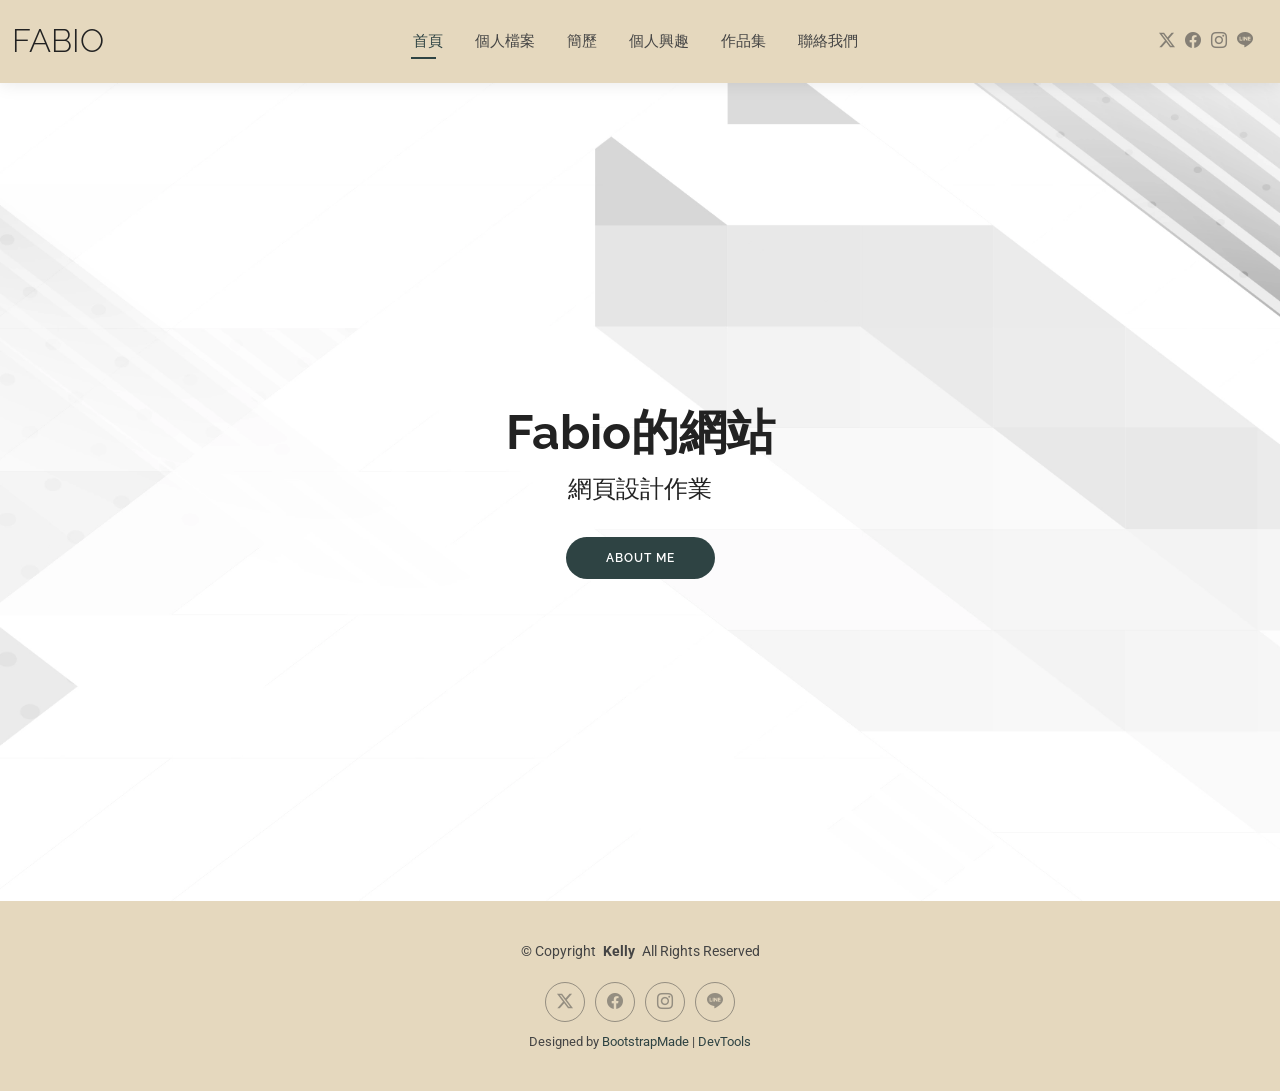
<file: index.html>
<!DOCTYPE html>
<html lang="zh-Hant">

<head>
  <meta charset="utf-8">
  <meta content="width=device-width, initial-scale=1.0" name="viewport">
  <title>Index - Fabio's introduction</title>
  <meta name="description" content="網頁設計">
  <meta name="keywords" content="網頁設計、設計、睡覺">

  <!-- Favicons -->
  <link href="assets/img/favicon.png" rel="icon">
  <link href="assets/img/apple-touch-icon.png" rel="apple-touch-icon">

  <!-- Fonts -->
  <link href="https://fonts.googleapis.com" rel="preconnect">
  <link href="https://fonts.gstatic.com" rel="preconnect" crossorigin>
  <link href="https://fonts.googleapis.com/css2?family=Roboto:ital,wght@0,100;0,300;0,400;0,500;0,700;0,900;1,100;1,300;1,400;1,500;1,700;1,900&family=Poppins:ital,wght@0,100;0,200;0,300;0,400;0,500;0,600;0,700;0,800;0,900;1,100;1,200;1,300;1,400;1,500;1,600;1,700;1,800;1,900&family=Raleway:ital,wght@0,100;0,200;0,300;0,400;0,500;0,600;0,700;0,800;0,900;1,100;1,200;1,300;1,400;1,500;1,600;1,700;1,800;1,900&display=swap" rel="stylesheet">

  <!-- Vendor CSS Files -->
  <link href="assets/vendor/bootstrap/css/bootstrap.min.css" rel="stylesheet">
  <link href="assets/vendor/bootstrap-icons/bootstrap-icons.css" rel="stylesheet">
  <link href="assets/vendor/aos/aos.css" rel="stylesheet">
  <link href="assets/vendor/swiper/swiper-bundle.min.css" rel="stylesheet">
  <link href="assets/vendor/glightbox/css/glightbox.min.css" rel="stylesheet">

  <!-- Main CSS File -->
  <link href="assets/css/main.css" rel="stylesheet">

  <!-- =======================================================
  * Template Name: KELLY
  * Template URL: https://bootstrapmade.com/kelly-free-bootstrap-cv-resume-html-template/
  * Updated: Aug 07 2024 with Bootstrap v5.3.3
  * Author: BootstrapMade.com
  * License: https://bootstrapmade.com/license/
  ======================================================== -->
</head>

<body class="index-page">

  <header id="header" class="header d-flex align-items-center light-background sticky-top">
    <div class="container-fluid position-relative d-flex align-items-center justify-content-between">

      <a href="index.html" class="logo d-flex align-items-center me-auto me-xl-0">
        <!-- Uncomment the line below if you also wish to use an image logo -->
        <!-- <img src="assets/img/logo.png" alt=""> -->
        <h1 class="sitename">FABIO</h1>
      </a>

      <nav id="navmenu" class="navmenu">
        <ul>
          <li><a href="index.html" class="active">首頁</a></li>
          <li><a href="about.html">個人檔案</a></li>
          <li><a href="resume.html">簡歷</a></li>
          <li><a href="services.html">個人興趣</a></li>
          <li><a href="portfolio.html">作品集</a></li>
          <!--<li class="dropdown"><a href="#"><span>作品集</span> <i class="bi bi-chevron-down toggle-dropdown"></i></a>
            <ul>
              <li><a href="#">電腦繪圖</a></li>
              <li class="dropdown"><a href="#"><span>Deep Dropdown</span> <i class="bi bi-chevron-down toggle-dropdown"></i></a>
                <ul>
                  <li><a href="#">Deep Dropdown 1</a></li>
                  <li><a href="#">Deep Dropdown 2</a></li>
                  <li><a href="#">Deep Dropdown 3</a></li>
                  <li><a href="#">Deep Dropdown 4</a></li>
                  <li><a href="#">Deep Dropdown 5</a></li>
                </ul>-->
              <!--</li>-->
              <!--<li><a href="#">花卉裝飾</a></li>-->
              <!--<li><a href="#">攝影作品</a></li>-->
              <!--<li><a href="#">Dropdown 4</a></li>-->
          <li><a href="contact.html">聯絡我們</a></li>
        </ul>
        <i class="mobile-nav-toggle d-xl-none bi bi-list"></i>
      </nav>

      <div class="header-social-links">
        <a href="https://x.com/" class="twitter" target="_blank"><i class="bi bi-twitter-x"></i></a>
        <a href="https://www.facebook.com/?locale=zh_TW" class="facebook" target="_blank"><i class="bi bi-facebook"></i></a>
        <a href="https://www.instagram.com/" class="instagram" target="_blank"><i class="bi bi-instagram"></i></a>
        <a href="https://www.line.me/tw/" class="line" target="_blank"><i class="bi bi-line"></i></a>
      </div>

    </div>
  </header>

  <main class="main">

    <!-- Hero Section -->
    <section id="hero" class="hero section">

      <img src="assets/img/hero-bg.webp" alt="" data-aos="fade-in">

      <div class="container text-center" data-aos="zoom-out" data-aos-delay="100">
        <div class="row justify-content-center">
          <div class="col-lg-8">
            <h2>Fabio的網站</h2>
            <p>網頁設計作業</p>
            <a href="about.html" class="btn-get-started">About Me</a>
          </div>
        </div>
      </div>

    </section><!-- /Hero Section -->

  </main>

  <footer id="footer" class="footer light-background">

    <div class="container">
      <div class="copyright text-center ">
        <p>© <span>Copyright</span> <strong class="px-1 sitename">Kelly</strong> <span>All Rights Reserved<br></span></p>
      </div>
      <div class="social-links d-flex justify-content-center">
        <a href="https://x.com/" class="twitter" target="_blank"><i class="bi bi-twitter-x"></i></a>
        <a href="https://www.facebook.com/?locale=zh_TW" class="facebook" target="_blank"><i class="bi bi-facebook"></i></a>
        <a href="https://www.instagram.com/" class="instagram" target="_blank"><i class="bi bi-instagram"></i></a>
        <a href="https://www.line.me/tw/" class="line" target="_blank"><i class="bi bi-line"></i></a>
      </div>
      <div class="credits">
        <!-- All the links in the footer should remain intact. -->
        <!-- You can delete the links only if you've purchased the pro version. -->
        <!-- Licensing information: https://bootstrapmade.com/license/ -->
        <!-- Purchase the pro version with working PHP/AJAX contact form: [buy-url] -->
        Designed by <a href="https://bootstrapmade.com/">BootstrapMade</a> | <a href="https://bootstrapmade.com/tools/">DevTools</a>
      </div>
    </div>

  </footer>

  <!-- Scroll Top -->
  <a href="#" id="scroll-top" class="scroll-top d-flex align-items-center justify-content-center"><i class="bi bi-arrow-up-short"></i></a>

  <!-- Preloader -->
  <div id="preloader"></div>

  <!-- Vendor JS Files -->
  <script src="assets/vendor/bootstrap/js/bootstrap.bundle.min.js"></script>
  <script src="assets/vendor/php-email-form/validate.js"></script>
  <script src="assets/vendor/aos/aos.js"></script>
  <script src="assets/vendor/waypoints/noframework.waypoints.js"></script>
  <script src="assets/vendor/purecounter/purecounter_vanilla.js"></script>
  <script src="assets/vendor/swiper/swiper-bundle.min.js"></script>
  <script src="assets/vendor/glightbox/js/glightbox.min.js"></script>
  <script src="assets/vendor/imagesloaded/imagesloaded.pkgd.min.js"></script>
  <script src="assets/vendor/isotope-layout/isotope.pkgd.min.js"></script>

  <!-- Main JS File -->
  <script src="assets/js/main.js"></script>

</body>

</html>
</file>
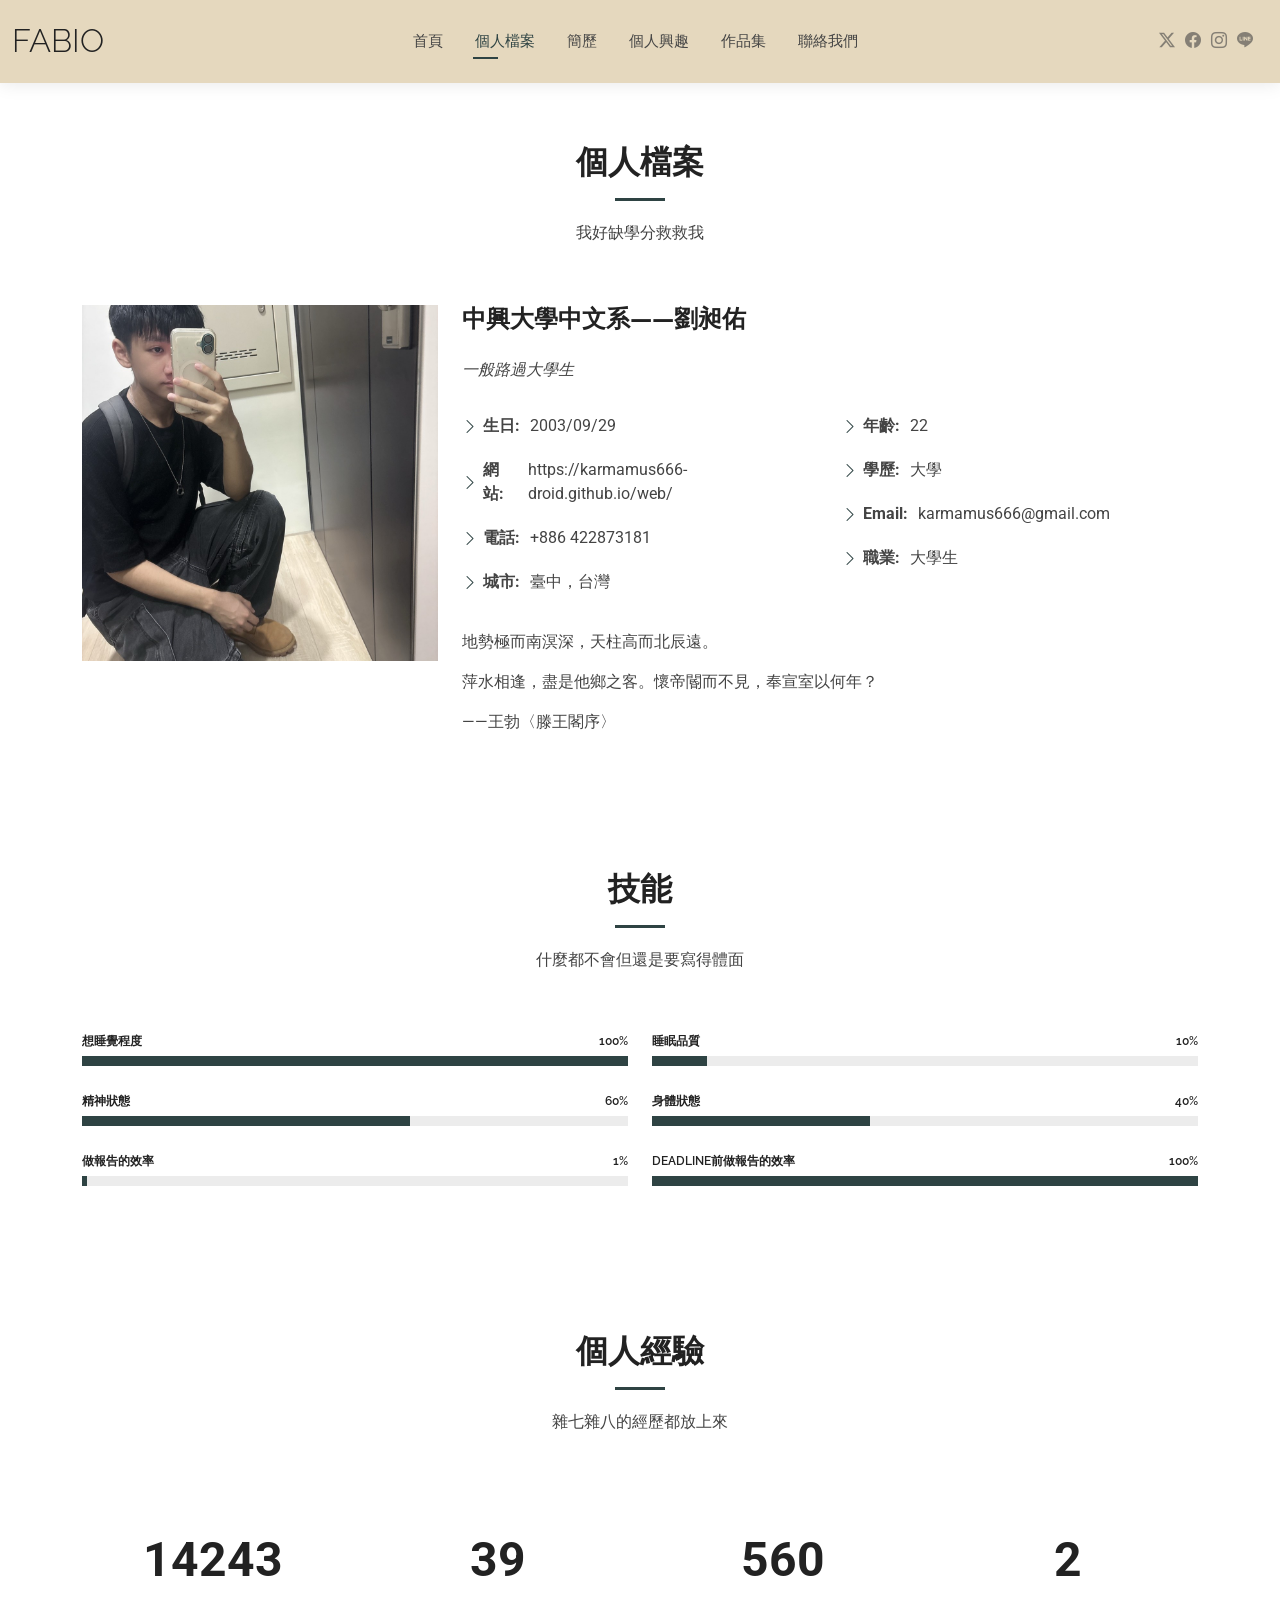
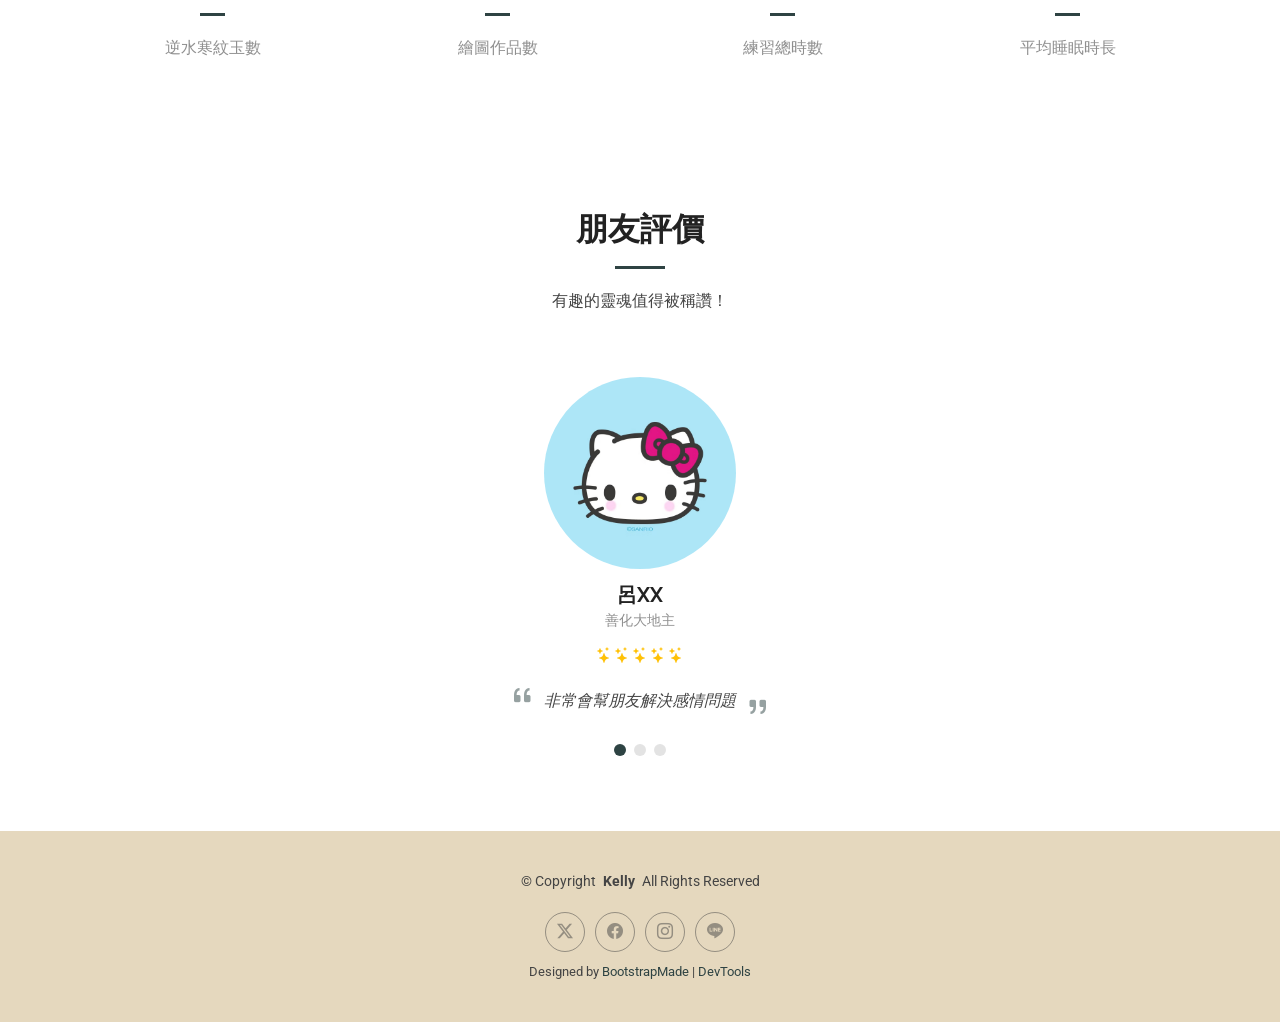
<file: about.html>
<!DOCTYPE html>
<html lang="en">

<head>
  <meta charset="utf-8">
  <meta content="width=device-width, initial-scale=1.0" name="viewport">
  <title>About - Fabio's profile</title>
  <meta name="description" content="">
  <meta name="keywords" content="">

  <!-- Favicons -->
  <link href="assets/img/favicon.png" rel="icon">
  <link href="assets/img/apple-touch-icon.png" rel="apple-touch-icon">

  <!-- Fonts -->
  <link href="https://fonts.googleapis.com" rel="preconnect">
  <link href="https://fonts.gstatic.com" rel="preconnect" crossorigin>
  <link href="https://fonts.googleapis.com/css2?family=Roboto:ital,wght@0,100;0,300;0,400;0,500;0,700;0,900;1,100;1,300;1,400;1,500;1,700;1,900&family=Poppins:ital,wght@0,100;0,200;0,300;0,400;0,500;0,600;0,700;0,800;0,900;1,100;1,200;1,300;1,400;1,500;1,600;1,700;1,800;1,900&family=Raleway:ital,wght@0,100;0,200;0,300;0,400;0,500;0,600;0,700;0,800;0,900;1,100;1,200;1,300;1,400;1,500;1,600;1,700;1,800;1,900&display=swap" rel="stylesheet">

  <!-- Vendor CSS Files -->
  <link href="assets/vendor/bootstrap/css/bootstrap.min.css" rel="stylesheet">
  <link href="assets/vendor/bootstrap-icons/bootstrap-icons.css" rel="stylesheet">
  <link href="assets/vendor/aos/aos.css" rel="stylesheet">
  <link href="assets/vendor/swiper/swiper-bundle.min.css" rel="stylesheet">
  <link href="assets/vendor/glightbox/css/glightbox.min.css" rel="stylesheet">

  <!-- Main CSS File -->
  <link href="assets/css/main.css" rel="stylesheet">

  <!-- =======================================================
  * Template Name: Kelly
  * Template URL: https://bootstrapmade.com/kelly-free-bootstrap-cv-resume-html-template/
  * Updated: Aug 07 2024 with Bootstrap v5.3.3
  * Author: BootstrapMade.com
  * License: https://bootstrapmade.com/license/
  ======================================================== -->
</head>

<body class="about-page">

  <header id="header" class="header d-flex align-items-center light-background sticky-top">
    <div class="container-fluid position-relative d-flex align-items-center justify-content-between">

      <a href="index.html" class="logo d-flex align-items-center me-auto me-xl-0">
        <!-- Uncomment the line below if you also wish to use an image logo -->
        <!-- <img src="assets/img/logo.png" alt=""> -->
        <h1 class="sitename">FABIO</h1>
      </a>

      <nav id="navmenu" class="navmenu">
        <ul>
          <li><a href="index.html">首頁</a></li>
          <li><a href="about.html" class="active">個人檔案</a></li>
          <li><a href="resume.html">簡歷</a></li>
          <li><a href="services.html">個人興趣</a></li>
          <li><a href="portfolio.html">作品集</a></li>
          <!--<li class="dropdown"><a href="#"><span>作品集</span> <i class="bi bi-chevron-down toggle-dropdown"></i></a>
            <ul>
              <li><a href="#">電腦繪圖</a></li>
              <!--<li class="dropdown"><a href="#"><span>Deep Dropdown</span> <i class="bi bi-chevron-down toggle-dropdown"></i></a>
                <ul>
                  <li><a href="#">Deep Dropdown 1</a></li>
                  <li><a href="#">Deep Dropdown 2</a></li>
                  <li><a href="#">Deep Dropdown 3</a></li>
                  <li><a href="#">Deep Dropdown 4</a></li>
                  <li><a href="#">Deep Dropdown 5</a></li>
                </ul>-->
              <!--</li>-->
              <!--<li><a href="#">花卉裝飾</a></li>-->
              <!--<li><a href="#">攝影作品</a></li>-->
              <!--<li><a href="#">Dropdown 4</a></li>-->
          <li><a href="contact.html">聯絡我們</a></li>
        </ul>
        <i class="mobile-nav-toggle d-xl-none bi bi-list"></i>
      </nav>

      <div class="header-social-links">
       <a href="https://x.com/" class="twitter" target="_blank"><i class="bi bi-twitter-x"></i></a>
        <a href="https://www.facebook.com/?locale=zh_TW" class="facebook" target="_blank"><i class="bi bi-facebook"></i></a>
        <a href="https://www.instagram.com/" class="instagram" target="_blank"><i class="bi bi-instagram"></i></a>
        <a href="https://www.line.me/tw/" class="line" target="_blank"><i class="bi bi-line"></i></a>
      </div>

    </div>
  </header>

  <main class="main">

    <!-- About Section -->
    <section id="about" class="about section">

      <!-- Section Title -->
      <div class="container section-title" data-aos="fade-up">
        <h2>個人檔案</h2>
        <p>我好缺學分救救我</p>
      </div><!-- End Section Title -->

      <div class="container" data-aos="fade-up" data-aos-delay="100">

        <div class="row gy-4 justify-content-center">
          <div class="col-lg-4">
            <img src="assets/img/profile-img.jpg" class="img-fluid" alt="">
          </div>
          <div class="col-lg-8 content">
            <h2>中興大學中文系——劉昶佑</h2>
            <p class="fst-italic py-3">
              一般路過大學生
            </p>
            <div class="row">
              <div class="col-lg-6 col-sm-6">
                <ul>
                  <li><i class="bi bi-chevron-right"></i> <strong>生日:</strong> <span>2003/09/29</span></li>
                  <li><i class="bi bi-chevron-right"></i> <strong>網站:</strong> <span>https://karmamus666-droid.github.io/web/</span></li>
                  <li><i class="bi bi-chevron-right"></i> <strong>電話:</strong> <span>+886 422873181</span></li>
                  <li><i class="bi bi-chevron-right"></i> <strong>城市:</strong> <span>臺中，台灣</span></li>
                </ul>
              </div>
              <div class="col-lg-6 col-sm-6">
                <ul>
                  <li><i class="bi bi-chevron-right"></i> <strong>年齡:</strong> <span>22</span></li>
                  <li><i class="bi bi-chevron-right"></i> <strong>學歷:</strong> <span>大學</span></li>
                  <li><i class="bi bi-chevron-right"></i> <strong>Email:</strong> <span>karmamus666@gmail.com</span></li>
                  <li><i class="bi bi-chevron-right"></i> <strong>職業:</strong> <span>大學生</span></li>
                </ul>
              </div>
            </div>
              </p>地勢極而南溟深，天柱高而北辰遠。</p>
              </p>萍水相逢，盡是他鄉之客。懷帝閽而不見，奉宣室以何年？</p>
              </p>——王勃〈滕王閣序〉</p>
          </div>
        </div>

      </div>

    </section><!-- /About Section -->

    <!-- Skills Section -->
    <section id="skills" class="skills section">

      <!-- Section Title -->
      <div class="container section-title" data-aos="fade-up">
        <h2>技能</h2>
        <p>什麼都不會但還是要寫得體面</p>
      </div><!-- End Section Title -->

      <div class="container" data-aos="fade-up" data-aos-delay="100">

        <div class="row skills-content skills-animation">

          <div class="col-lg-6 col-sm-6">

            <div class="progress">
              <span class="skill"><span>想睡覺程度</span> <i class="val">100%</i></span>
              <div class="progress-bar-wrap">
                <div class="progress-bar" role="progressbar" aria-valuenow="100" aria-valuemin="0" aria-valuemax="100"></div>
              </div>
            </div><!-- End Skills Item -->

            <div class="progress">
              <span class="skill"><span>精神狀態</span> <i class="val">60%</i></span>
              <div class="progress-bar-wrap">
                <div class="progress-bar" role="progressbar" aria-valuenow="60" aria-valuemin="0" aria-valuemax="100"></div>
              </div>
            </div><!-- End Skills Item -->

            <div class="progress">
              <span class="skill"><span>做報告的效率</span> <i class="val">1%</i></span>
              <div class="progress-bar-wrap">
                <div class="progress-bar" role="progressbar" aria-valuenow="1" aria-valuemin="0" aria-valuemax="100"></div>
              </div>
            </div><!-- End Skills Item -->

          </div>

          <div class="col-lg-6 col-sm-6">

            <div class="progress">
              <span class="skill"><span>睡眠品質</span> <i class="val">10%</i></span>
              <div class="progress-bar-wrap">
                <div class="progress-bar" role="progressbar" aria-valuenow="10" aria-valuemin="0" aria-valuemax="100"></div>
              </div>
            </div><!-- End Skills Item -->

            <div class="progress">
              <span class="skill"><span>身體狀態</span> <i class="val">40%</i></span>
              <div class="progress-bar-wrap">
                <div class="progress-bar" role="progressbar" aria-valuenow="40" aria-valuemin="0" aria-valuemax="100"></div>
              </div>
            </div><!-- End Skills Item -->

            <div class="progress">
              <span class="skill"><span>deadline前做報告的效率</span> <i class="val">100%</i></span>
              <div class="progress-bar-wrap">
                <div class="progress-bar" role="progressbar" aria-valuenow="100" aria-valuemin="0" aria-valuemax="100"></div>
              </div>
            </div><!-- End Skills Item -->

          </div>

        </div>

      </div>

    </section><!-- /Skills Section -->

    <!-- Stats Section -->
    <section id="stats" class="stats section">

      <!-- Section Title -->
      <div class="container section-title" data-aos="fade-up">
        <h2>個人經驗</h2>
        <p>雜七雜八的經歷都放上來</p>
      </div><!-- End Section Title -->

      <div class="container" data-aos="fade-up" data-aos-delay="100">

        <div class="row gy-4">

          <div class="col-lg-3 col-md-6">
            <div class="stats-item text-center w-100 h-100">
              <span data-purecounter-start="0" data-purecounter-end="33912" data-purecounter-duration="1" class="purecounter"></span>
              <p>逆水寒紋玉數</p>
            </div>
          </div><!-- End Stats Item -->

          <div class="col-lg-3 col-md-6">
            <div class="stats-item text-center w-100 h-100">
              <span data-purecounter-start="0" data-purecounter-end="93" data-purecounter-duration="1" class="purecounter"></span>
              <p>繪圖作品數</p>
            </div>
          </div><!-- End Stats Item -->

          <div class="col-lg-3 col-md-6">
            <div class="stats-item text-center w-100 h-100">
              <span data-purecounter-start="0" data-purecounter-end="1333" data-purecounter-duration="1" class="purecounter"></span>
              <p>練習總時數</p>
            </div>
          </div><!-- End Stats Item -->

          <div class="col-lg-3 col-md-6">
            <div class="stats-item text-center w-100 h-100">
              <span data-purecounter-start="0" data-purecounter-end="4.2" data-purecounter-duration="1" class="purecounter"></span>
              <p>平均睡眠時長</p>
            </div>
          </div><!-- End Stats Item -->

        </div>

      </div>

    </section><!-- /Stats Section -->

    <!-- Testimonials Section -->
    <section id="testimonials" class="testimonials section">

      <!-- Section Title -->
      <div class="container section-title" data-aos="fade-up">
        <h2>朋友評價</h2>
        <p>有趣的靈魂值得被稱讚！</p>
      </div><!-- End Section Title -->

      <div class="container" data-aos="fade-up" data-aos-delay="100">

        <div class="swiper init-swiper">
          <script type="application/json" class="swiper-config">
            {
              "loop": true,
              "speed": 600,
              "autoplay": {
                "delay": 5000
              },
              "slidesPerView": "auto",
              "pagination": {
                "el": ".swiper-pagination",
                "type": "bullets",
                "clickable": true
              }
            }
          </script>
          <div class="swiper-wrapper">

            <div class="swiper-slide">
              <div class="testimonial-item">
                <img src="assets/img/testimonials/testimonials-1.jpg" class="testimonial-img" alt="">
                <h3>呂XX</h3>
                <h4>善化大地主</h4>
                <div class="stars">
                  <i class="bi bi-stars"></i><i class="bi bi-stars"></i><i class="bi bi-stars"></i><i class="bi bi-stars"></i><i class="bi bi-stars"></i>
                </div>
                <p>
                  <i class="bi bi-quote quote-icon-left"></i>
                  <span>非常會幫朋友解決感情問題</span>
                  <i class="bi bi-quote quote-icon-right"></i>
                </p>
              </div>
            </div><!-- End testimonial item -->

            <div class="swiper-slide">
              <div class="testimonial-item">
                <img src="assets/img/testimonials/testimonials-2.jpg" class="testimonial-img" alt="">
                <h3>李XX</h3>
                <h4>海上鋼琴師</h4>
                <div class="stars">
                  <i class="bi bi-emoji-smile"></i><i class="bi bi-emoji-smile"></i><i class="bi bi-emoji-smile"></i><i class="bi bi-emoji-smile"></i><i class="bi bi-emoji-smile"></i>
                </div>
                <p>
                  <i class="bi bi-quote quote-icon-left"></i>
                  <span>好會買周邊</span>
                  <i class="bi bi-quote quote-icon-right"></i>
                </p>
              </div>
            </div><!-- End testimonial item -->

            <div class="swiper-slide">
              <div class="testimonial-item">
                <img src="assets/img/testimonials/testimonials-3.jpg" class="testimonial-img" alt="">
                <h3>江XX</h3>
                <h4>海底撈大戶</h4>
                <div class="stars">
                  <i class="bi bi-award-fill"></i><i class="bi bi-award-fill"></i><i class="bi bi-award-fill"></i><i class="bi bi-award-fill"></i><i class="bi bi-award-fill"></i>
                </div>
                <p>
                  <i class="bi bi-quote quote-icon-left"></i>
                  <span>耶</span>
                  <i class="bi bi-quote quote-icon-right"></i>
                </p>
              </div>
            </div><!-- End testimonial item -->
          </div>
          <div class="swiper-pagination"></div>
        </div>

      </div>

    </section><!-- /Testimonials Section -->

  </main>

  <footer id="footer" class="footer light-background">

    <div class="container">
      <div class="copyright text-center ">
        <p>© <span>Copyright</span> <strong class="px-1 sitename">Kelly</strong> <span>All Rights Reserved<br></span></p>
      </div>
      <div class="social-links d-flex justify-content-center">
        <a href="https://x.com/" class="twitter" target="_blank"><i class="bi bi-twitter-x"></i></a>
        <a href="https://www.facebook.com/?locale=zh_TW" class="facebook" target="_blank"><i class="bi bi-facebook"></i></a>
        <a href="https://www.instagram.com/" class="instagram" target="_blank"><i class="bi bi-instagram"></i></a>
        <a href="https://www.line.me/tw/" class="line" target="_blank"><i class="bi bi-line"></i></a>
      </div>
      <div class="credits">
        <!-- All the links in the footer should remain intact. -->
        <!-- You can delete the links only if you've purchased the pro version. -->
        <!-- Licensing information: https://bootstrapmade.com/license/ -->
        <!-- Purchase the pro version with working PHP/AJAX contact form: [buy-url] -->
        Designed by <a href="https://bootstrapmade.com/">BootstrapMade</a> | <a href="https://bootstrapmade.com/tools/">DevTools</a>
      </div>
    </div>

  </footer>

  <!-- Scroll Top -->
  <a href="#" id="scroll-top" class="scroll-top d-flex align-items-center justify-content-center"><i class="bi bi-arrow-up-short"></i></a>

  <!-- Preloader -->
  <div id="preloader"></div>

  <!-- Vendor JS Files -->
  <script src="assets/vendor/bootstrap/js/bootstrap.bundle.min.js"></script>
  <script src="assets/vendor/php-email-form/validate.js"></script>
  <script src="assets/vendor/aos/aos.js"></script>
  <script src="assets/vendor/waypoints/noframework.waypoints.js"></script>
  <script src="assets/vendor/purecounter/purecounter_vanilla.js"></script>
  <script src="assets/vendor/swiper/swiper-bundle.min.js"></script>
  <script src="assets/vendor/glightbox/js/glightbox.min.js"></script>
  <script src="assets/vendor/imagesloaded/imagesloaded.pkgd.min.js"></script>
  <script src="assets/vendor/isotope-layout/isotope.pkgd.min.js"></script>

  <!-- Main JS File -->
  <script src="assets/js/main.js"></script>

</body>

</html>
</file>
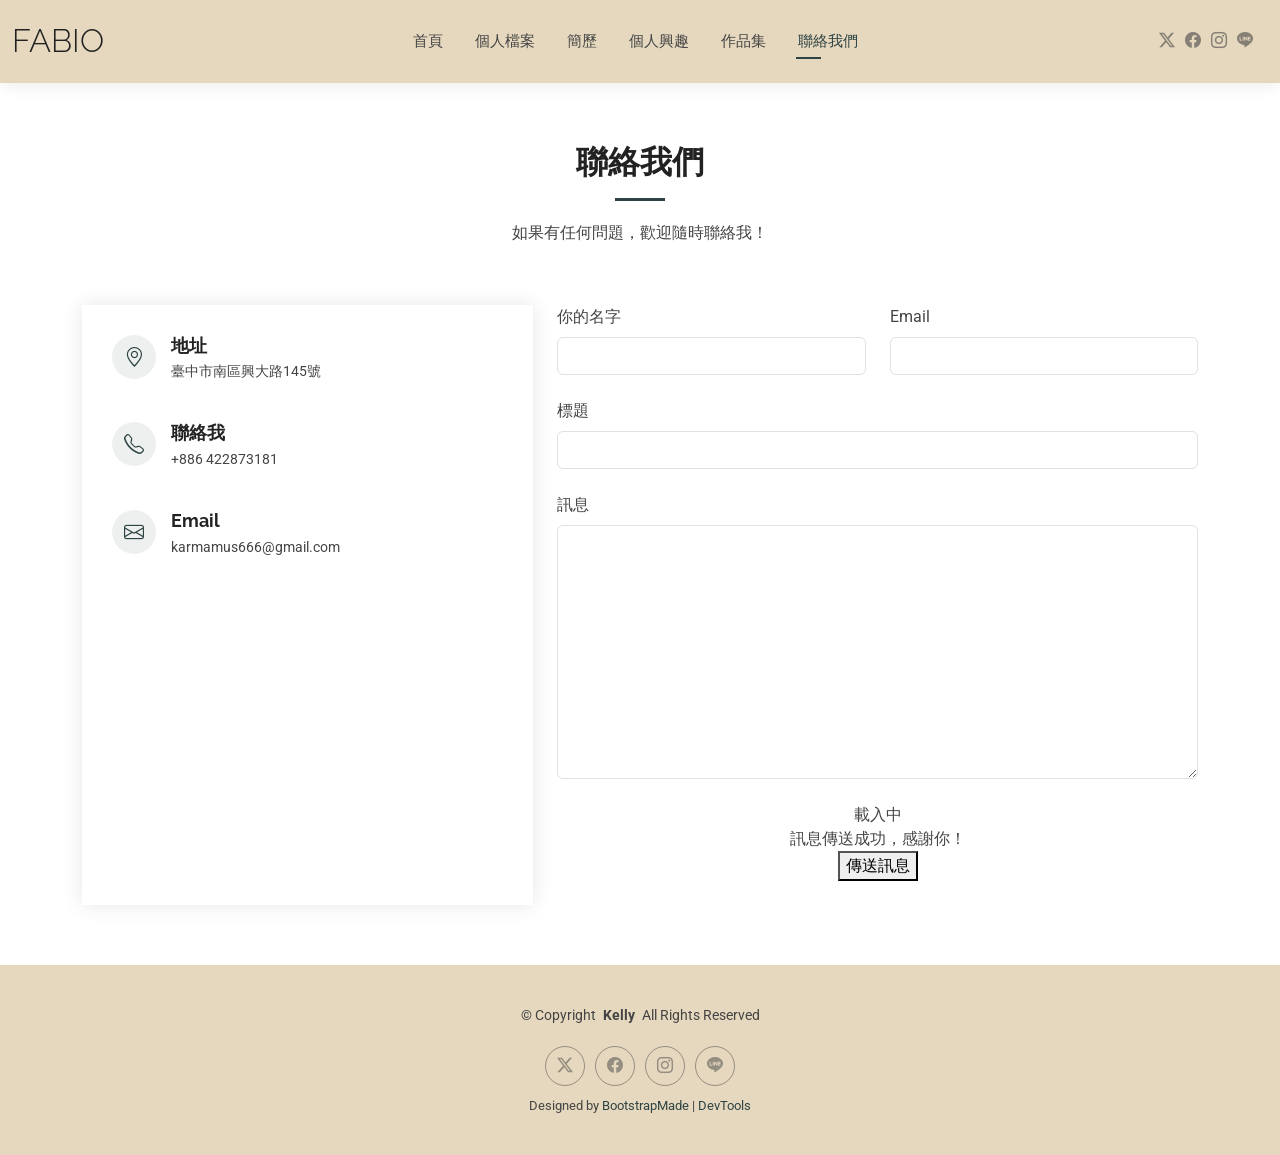
<file: contact.html>
<!DOCTYPE html>
<html lang="en">

<head>
  <meta charset="utf-8">
  <meta content="width=device-width, initial-scale=1.0" name="viewport">
  <title>About - Fabio's profile</title>
  <meta name="description" content="">
  <meta name="keywords" content="">

  <!-- Favicons -->
  <link href="assets/img/favicon.png" rel="icon">
  <link href="assets/img/apple-touch-icon.png" rel="apple-touch-icon">

  <!-- Fonts -->
  <link href="https://fonts.googleapis.com" rel="preconnect">
  <link href="https://fonts.gstatic.com" rel="preconnect" crossorigin>
  <link href="https://fonts.googleapis.com/css2?family=Roboto:ital,wght@0,100;0,300;0,400;0,500;0,700;0,900;1,100;1,300;1,400;1,500;1,700;1,900&family=Poppins:ital,wght@0,100;0,200;0,300;0,400;0,500;0,600;0,700;0,800;0,900;1,100;1,200;1,300;1,400;1,500;1,600;1,700;1,800;1,900&family=Raleway:ital,wght@0,100;0,200;0,300;0,400;0,500;0,600;0,700;0,800;0,900;1,100;1,200;1,300;1,400;1,500;1,600;1,700;1,800;1,900&display=swap" rel="stylesheet">

  <!-- Vendor CSS Files -->
  <link href="assets/vendor/bootstrap/css/bootstrap.min.css" rel="stylesheet">
  <link href="assets/vendor/bootstrap-icons/bootstrap-icons.css" rel="stylesheet">
  <link href="assets/vendor/aos/aos.css" rel="stylesheet">
  <link href="assets/vendor/swiper/swiper-bundle.min.css" rel="stylesheet">
  <link href="assets/vendor/glightbox/css/glightbox.min.css" rel="stylesheet">

  <!-- Main CSS File -->
  <link href="assets/css/main.css" rel="stylesheet">

  <!-- =======================================================
  * Template Name: Kelly
  * Template URL: https://bootstrapmade.com/kelly-free-bootstrap-cv-resume-html-template/
  * Updated: Aug 07 2024 with Bootstrap v5.3.3
  * Author: BootstrapMade.com
  * License: https://bootstrapmade.com/license/
  ======================================================== -->
</head>

<body class="contact-page">

  <header id="header" class="header d-flex align-items-center light-background sticky-top">
    <div class="container-fluid position-relative d-flex align-items-center justify-content-between">

      <a href="index.html" class="logo d-flex align-items-center me-auto me-xl-0">
        <!-- Uncomment the line below if you also wish to use an image logo -->
        <!-- <img src="assets/img/logo.png" alt=""> -->
        <h1 class="sitename">FABIO</h1>
      </a>

      <nav id="navmenu" class="navmenu">
        <ul>
         <li><a href="index.html">首頁</a></li>
          <li><a href="about.html" >個人檔案</a></li>
          <li><a href="resume.html">簡歷</a></li>
          <li><a href="services.html">個人興趣</a></li>
          <li><a href="portfolio.html">作品集</a></li>
          <!--<li class="dropdown"><a href="#"><span>作品集</span> <i class="bi bi-chevron-down toggle-dropdown"></i></a>
            <ul>
              <li><a href="#">電腦繪圖</a></li>
              <!--<li class="dropdown"><a href="#"><span>Deep Dropdown</span> <i class="bi bi-chevron-down toggle-dropdown"></i></a>
                <ul>
                  <li><a href="#">Deep Dropdown 1</a></li>
                  <li><a href="#">Deep Dropdown 2</a></li>
                  <li><a href="#">Deep Dropdown 3</a></li>
                  <li><a href="#">Deep Dropdown 4</a></li>
                  <li><a href="#">Deep Dropdown 5</a></li>
                </ul>-->
              <!--</li>-->
              <!--<li><a href="#">花卉裝飾</a></li>-->
              <!--<li><a href="#">攝影作品</a></li>-->
              <!--<li><a href="#">Dropdown 4</a></li>-->
          <li><a href="contact.html"class="active">聯絡我們</a></li>
        </ul>
        <i class="mobile-nav-toggle d-xl-none bi bi-list"></i>
      </nav>

      <div class="header-social-links">
       <a href="https://x.com/" class="twitter" target="_blank"><i class="bi bi-twitter-x"></i></a>
        <a href="https://www.facebook.com/?locale=zh_TW" class="facebook" target="_blank"><i class="bi bi-facebook"></i></a>
        <a href="https://www.instagram.com/" class="instagram" target="_blank"><i class="bi bi-instagram"></i></a>
        <a href="https://www.line.me/tw/" class="line" target="_blank"><i class="bi bi-line"></i></a>
      </div>

    </div>
  </header>

  <main class="main">

    <!-- Contact Section -->
    <section id="contact" class="contact section">

      <!-- Section Title -->
      <div class="container section-title" data-aos="fade-up">
        <h2>聯絡我們</h2>
        <p>如果有任何問題，歡迎隨時聯絡我！</p>
      </div><!-- End Section Title -->

      <div class="container" data-aos="fade-up" data-aos-delay="100">

        <div class="row gy-4">

          <div class="col-lg-5">

            <div class="info-wrap">
              <div class="info-item d-flex" data-aos="fade-up" data-aos-delay="200">
                <i class="bi bi-geo-alt flex-shrink-0"></i>
                <div>
                  <h3>地址</h3>
                  <p>臺中市南區興大路145號</p>
                </div>
              </div><!-- End Info Item -->

              <div class="info-item d-flex" data-aos="fade-up" data-aos-delay="300">
                <i class="bi bi-telephone flex-shrink-0"></i>
                <div>
                  <h3>聯絡我</h3>
                  <p>+886 422873181</p>
                </div>
              </div><!-- End Info Item -->

              <div class="info-item d-flex" data-aos="fade-up" data-aos-delay="400">
                <i class="bi bi-envelope flex-shrink-0"></i>
                <div>
                  <h3>Email</h3>
                  <p>karmamus666@gmail.com</p>
                </div>
              </div><!-- End Info Item -->

              <iframe src="https://www.google.com/maps/embed?pb=!1m18!1m12!1m3!1d3641.3725318706947!2d120.675326!3d24.123552000000004!2m3!1f0!2f0!3f0!3m2!1i1024!2i768!4f13.1!3m3!1m2!1s0x34693cfcecffe9d9%3A0xe28afadc0dad203a!2z5ZyL56uL5Lit6IiI5aSn5a24!5e0!3m2!1szh-TW!2stw!4v1779871636748!5m2!1szh-TW!2stw" frameborder="0" style="border:0; width: 100%; height: 270px;" allowfullscreen="" loading="lazy" referrerpolicy="no-referrer-when-downgrade"></iframe>
            </div>
          </div>

          <div class="col-lg-7">
            <form id="google-contact-form" action="https://script.google.com/macros/s/AKfycbyxUe8M8nnShWmx7t2td9RwZ2jJkigFjrVColOByos7YM1u2v8f1nHhKCuhKoxZ_-bt/exec" method="post" data-aos="fade-up" data-aos-delay="200">

              <div class="row gy-4">

                <div class="col-md-6">
                  <label for="name-field" class="pb-2">你的名字</label>
                  <input type="text" name="name" id="name-field" class="form-control" required="">
                </div>

                <div class="col-md-6">
                  <label for="email-field" class="pb-2">Email</label>
                  <input type="email" class="form-control" name="email" id="email-field" required="">
                </div>

                <div class="col-md-12">
                  <label for="subject-field" class="pb-2">標題</label>
                  <input type="text" class="form-control" name="subject" id="subject-field" required="">
                </div>

                <div class="col-md-12">
                  <label for="message-field" class="pb-2">訊息</label>
                  <textarea class="form-control" name="message" rows="10" id="message-field" required=""></textarea>
                </div>

                <div class="col-md-12 text-center">
                  <div class="loading">載入中</div>
                  <div class="error-message" style="display:none !important;"></div>
                  <div class="sent-message">訊息傳送成功，感謝你！</div>

                  <button type="submit">傳送訊息</button>
                </div>

              </div>
            </form>
          </div><!-- End Contact Form -->

        </div>

      </div>

    </section><!-- /Contact Section -->

  </main>

  <footer id="footer" class="footer light-background">

    <div class="container">
      <div class="copyright text-center ">
        <p>© <span>Copyright</span> <strong class="px-1 sitename">Kelly</strong> <span>All Rights Reserved<br></span></p>
      </div>
      <div class="social-links d-flex justify-content-center">
        <a href="https://x.com/" class="twitter" target="_blank"><i class="bi bi-twitter-x"></i></a>
        <a href="https://www.facebook.com/?locale=zh_TW" class="facebook" target="_blank"><i class="bi bi-facebook"></i></a>
        <a href="https://www.instagram.com/" class="instagram" target="_blank"><i class="bi bi-instagram"></i></a>
        <a href="https://www.line.me/tw/" class="line" target="_blank"><i class="bi bi-line"></i></a>
      </div>
      <div class="credits">
        <!-- All the links in the footer should remain intact. -->
        <!-- You can delete the links only if you've purchased the pro version. -->
        <!-- Licensing information: https://bootstrapmade.com/license/ -->
        <!-- Purchase the pro version with working PHP/AJAX contact form: [buy-url] -->
        Designed by <a href="https://bootstrapmade.com/">BootstrapMade</a> | <a href="https://bootstrapmade.com/tools/">DevTools</a>
      </div>
    </div>

  </footer>

  <!-- Scroll Top -->
  <a href="#" id="scroll-top" class="scroll-top d-flex align-items-center justify-content-center"><i class="bi bi-arrow-up-short"></i></a>

  <!-- Preloader -->
  <div id="preloader"></div>

  <!-- Vendor JS Files -->
  <script src="assets/vendor/bootstrap/js/bootstrap.bundle.min.js"></script>
  <script src="assets/vendor/php-email-form/validate.js"></script>
  <script src="assets/vendor/aos/aos.js"></script>
  <script src="assets/vendor/waypoints/noframework.waypoints.js"></script>
  <script src="assets/vendor/purecounter/purecounter_vanilla.js"></script>
  <script src="assets/vendor/swiper/swiper-bundle.min.js"></script>
  <script src="assets/vendor/glightbox/js/glightbox.min.js"></script>
  <script src="assets/vendor/imagesloaded/imagesloaded.pkgd.min.js"></script>
  <script src="assets/vendor/isotope-layout/isotope.pkgd.min.js"></script>

  <!-- Main JS File -->
  <script src="assets/js/main.js"></script>

<script>
document.getElementById('google-contact-form').addEventListener('submit', function(e) {
e.preventDefault(); // 阻止網頁跳轉
var form = this;
var loading = form.querySelector('.loading');
var errorMessage = form.querySelector('.error-message');
var sentMessage = form.querySelector('.sent-message');
// 顯示 Loading，隱藏其他提示
loading.style.display = 'block';
errorMessage.style.display = 'none';
sentMessage.style.display = 'none';
// 封裝表單資料
var formData = new FormData(form);
var searchParams = new URLSearchParams();
for (var pair of formData) {
searchParams.append(pair[0], pair[1]);
}
// 用 fetch 發送 POST 請求到 Google GAS
fetch(form.action, {
method: 'POST',
body: searchParams,
headers: {
'Content-Type': 'application/x-www-form-urlencoded'
}
})
.then(response => response.text())
.then(data => {
loading.style.display = 'none';
if (data === 'success') {
sentMessage.style.display = 'block'; // 顯示成功畫面
form.reset(); // 清空表單
} else {
errorMessage.textContent = '傳送失敗，請稍後再試。錯誤原因：' + data;
errorMessage.style.display = 'block';
}
})
.catch(error => {
loading.style.display = 'none';
errorMessage.textContent = '連線錯誤：' + error;
errorMessage.style.display = 'block';
});
});
</script>

</body>

</html>
</file>
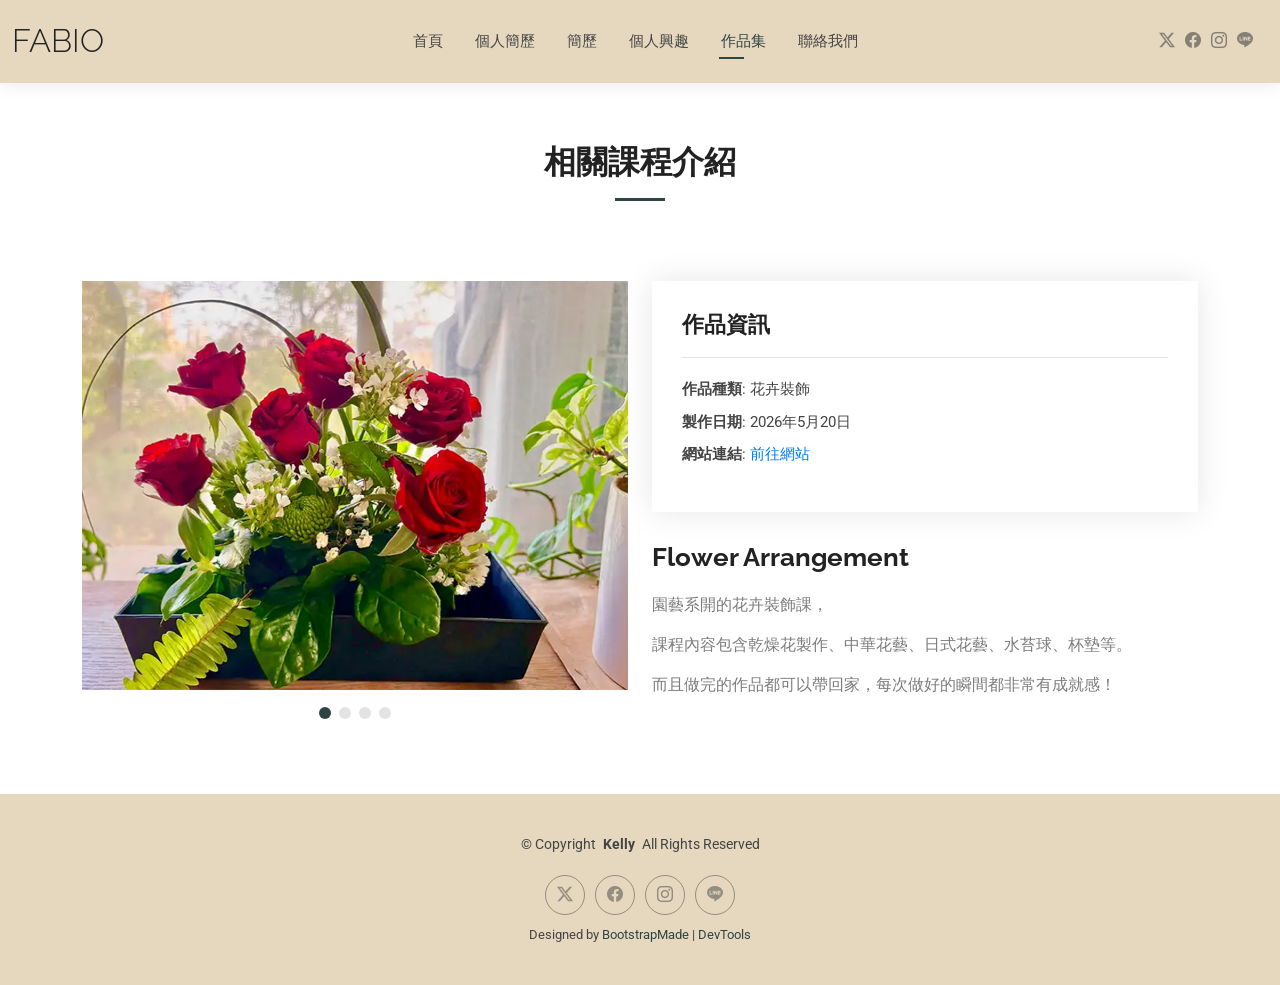
<file: portfolio-details.html>
<!DOCTYPE html>
<html lang="en">

<head>
  <meta charset="utf-8">
  <meta content="width=device-width, initial-scale=1.0" name="viewport">
  <title>Portfolio Details - Kelly Bootstrap Template</title>
  <meta name="description" content="">
  <meta name="keywords" content="">

  <!-- Favicons -->
  <link href="assets/img/favicon.png" rel="icon">
  <link href="assets/img/apple-touch-icon.png" rel="apple-touch-icon">

  <!-- Fonts -->
  <link href="https://fonts.googleapis.com" rel="preconnect">
  <link href="https://fonts.gstatic.com" rel="preconnect" crossorigin>
  <link href="https://fonts.googleapis.com/css2?family=Roboto:ital,wght@0,100;0,300;0,400;0,500;0,700;0,900;1,100;1,300;1,400;1,500;1,700;1,900&family=Poppins:ital,wght@0,100;0,200;0,300;0,400;0,500;0,600;0,700;0,800;0,900;1,100;1,200;1,300;1,400;1,500;1,600;1,700;1,800;1,900&family=Raleway:ital,wght@0,100;0,200;0,300;0,400;0,500;0,600;0,700;0,800;0,900;1,100;1,200;1,300;1,400;1,500;1,600;1,700;1,800;1,900&display=swap" rel="stylesheet">

  <!-- Vendor CSS Files -->
  <link href="assets/vendor/bootstrap/css/bootstrap.min.css" rel="stylesheet">
  <link href="assets/vendor/bootstrap-icons/bootstrap-icons.css" rel="stylesheet">
  <link href="assets/vendor/aos/aos.css" rel="stylesheet">
  <link href="assets/vendor/swiper/swiper-bundle.min.css" rel="stylesheet">
  <link href="assets/vendor/glightbox/css/glightbox.min.css" rel="stylesheet">

  <!-- Main CSS File -->
  <link href="assets/css/main.css" rel="stylesheet">

  <!-- =======================================================
  * Template Name: Kelly
  * Template URL: https://bootstrapmade.com/kelly-free-bootstrap-cv-resume-html-template/
  * Updated: Aug 07 2024 with Bootstrap v5.3.3
  * Author: BootstrapMade.com
  * License: https://bootstrapmade.com/license/
  ======================================================== -->
  <header id="header" class="header d-flex align-items-center light-background sticky-top">
    <div class="container-fluid position-relative d-flex align-items-center justify-content-between">

      <a href="index.html" class="logo d-flex align-items-center me-auto me-xl-0">
        <!-- Uncomment the line below if you also wish to use an image logo -->
        <!-- <img src="assets/img/logo.png" alt=""> -->
        <h1 class="sitename">FABIO</h1>
      </a>

      <nav id="navmenu" class="navmenu">
        <ul>
          <li><a href="index.html">首頁</a></li>
          <li><a href="about.html">個人簡歷</a></li>
          <li><a href="resume.html">簡歷</a></li>
          <li><a href="services.html">個人興趣</a></li>
          <li><a href="portfolio.html"class="active">作品集</a></li>
          <!--<li class="dropdown"><a href="#"><span>作品集</span> <i class="bi bi-chevron-down toggle-dropdown"></i></a>
            <ul>
              <li><a href="#">電腦繪圖</a></li>
              <li class="dropdown"><a href="#"><span>Deep Dropdown</span> <i class="bi bi-chevron-down toggle-dropdown"></i></a>
                <ul>
                  <li><a href="#">Deep Dropdown 1</a></li>
                  <li><a href="#">Deep Dropdown 2</a></li>
                  <li><a href="#">Deep Dropdown 3</a></li>
                  <li><a href="#">Deep Dropdown 4</a></li>
                  <li><a href="#">Deep Dropdown 5</a></li>
                </ul>-->
              <!--</li>-->
              <!--<li><a href="#">花卉裝飾</a></li>-->
              <!--<li><a href="#">攝影作品</a></li>-->
              <!--<li><a href="#">Dropdown 4</a></li>-->
          <li><a href="contact.html">聯絡我們</a></li>
        </ul>
        <i class="mobile-nav-toggle d-xl-none bi bi-list"></i>
      </nav>

      <div class="header-social-links">
       <a href="https://x.com/" class="twitter" target="_blank"><i class="bi bi-twitter-x"></i></a>
        <a href="https://www.facebook.com/?locale=zh_TW" class="facebook" target="_blank"><i class="bi bi-facebook"></i></a>
        <a href="https://www.instagram.com/" class="instagram" target="_blank"><i class="bi bi-instagram"></i></a>
        <a href="https://www.line.me/tw/" class="line" target="_blank"><i class="bi bi-line"></i></a>
      </div>

    </div>
  </header>

  <main class="main">

    <!-- Portfolio Details Section -->
    <section id="portfolio-details" class="portfolio-details section">

      <!-- Section Title -->
      <div class="container section-title" data-aos="fade-up">
        <h2>相關課程介紹</h2>
      </div><!-- End Section Title -->

      <div class="container" data-aos="fade-up" data-aos-delay="100">

        <div class="row gy-4">

          <div class="col-lg-6">
            <div class="portfolio-details-slider swiper init-swiper">

              <script type="application/json" class="swiper-config">
                {
                  "loop": true,
                  "speed": 600,
                  "autoplay": {
                    "delay": 5000
                  },
                  "slidesPerView": "auto",
                  "pagination": {
                    "el": ".swiper-pagination",
                    "type": "bullets",
                    "clickable": true
                  }
                }
              </script>

              <div class="swiper-wrapper align-items-center">

                <div class="swiper-slide">
                  <img src="assets/img/portfolio/app-1.webp" alt="插花作品">
                </div>

                <div class="swiper-slide">
                  <img src="assets/img/portfolio/product-1.webp" alt="壓花杯墊">
                </div>

                <div class="swiper-slide">
                  <img src="assets/img/portfolio/branding-1.webp" alt="胸花">
                </div>

                <div class="swiper-slide">
                  <img src="assets/img/portfolio/books-1.webp" alt="盆景">
                </div>

              </div>
              <div class="swiper-pagination"></div>
            </div>
          </div>

          <div class="col-lg-6">
            <div class="portfolio-info" data-aos="fade-up" data-aos-delay="200">
              <h3>作品資訊</h3>
              <ul>
                <li><strong>作品種類</strong>: 花卉裝飾 </li>
                <li><strong>製作日期</strong>: 2026年5月20日</li>
                <li><strong>網站連結</strong>: <a href="https://karmamus666-droid.github.io/web/"class="blue-link">前往網站</a></li>
              </ul>
            </div>
            <div class="portfolio-description" data-aos="fade-up" data-aos-delay="300">
              <h2>Flower Arrangement</h2>
              <p>園藝系開的花卉裝飾課，</p>
              <p>課程內容包含乾燥花製作、中華花藝、日式花藝、水苔球、杯墊等。</p>
              <p>而且做完的作品都可以帶回家，每次做好的瞬間都非常有成就感！</p>
            </div>
          </div>

        </div>

      </div>

    </section><!-- /Portfolio Details Section -->

  </main>

  <footer id="footer" class="footer light-background">

    <div class="container">
      <div class="copyright text-center ">
        <p>© <span>Copyright</span> <strong class="px-1 sitename">Kelly</strong> <span>All Rights Reserved<br></span></p>
      </div>
      <div class="social-links d-flex justify-content-center">
        <a href="https://x.com/" class="twitter" target="_blank"><i class="bi bi-twitter-x"></i></a>
        <a href="https://www.facebook.com/?locale=zh_TW" class="facebook" target="_blank"><i class="bi bi-facebook"></i></a>
        <a href="https://www.instagram.com/" class="instagram" target="_blank"><i class="bi bi-instagram"></i></a>
        <a href="https://www.line.me/tw/" class="line" target="_blank"><i class="bi bi-line"></i></a>
      </div>
      <div class="credits">
        <!-- All the links in the footer should remain intact. -->
        <!-- You can delete the links only if you've purchased the pro version. -->
        <!-- Licensing information: https://bootstrapmade.com/license/ -->
        <!-- Purchase the pro version with working PHP/AJAX contact form: [buy-url] -->
        Designed by <a href="https://bootstrapmade.com/">BootstrapMade</a> | <a href="https://bootstrapmade.com/tools/">DevTools</a>
      </div>
    </div>

  </footer>

  <!-- Scroll Top -->
  <a href="#" id="scroll-top" class="scroll-top d-flex align-items-center justify-content-center"><i class="bi bi-arrow-up-short"></i></a>

  <!-- Preloader -->
  <div id="preloader"></div>

  <!-- Vendor JS Files -->
  <script src="assets/vendor/bootstrap/js/bootstrap.bundle.min.js"></script>
  <script src="assets/vendor/php-email-form/validate.js"></script>
  <script src="assets/vendor/aos/aos.js"></script>
  <script src="assets/vendor/waypoints/noframework.waypoints.js"></script>
  <script src="assets/vendor/purecounter/purecounter_vanilla.js"></script>
  <script src="assets/vendor/swiper/swiper-bundle.min.js"></script>
  <script src="assets/vendor/glightbox/js/glightbox.min.js"></script>
  <script src="assets/vendor/imagesloaded/imagesloaded.pkgd.min.js"></script>
  <script src="assets/vendor/isotope-layout/isotope.pkgd.min.js"></script>

  <!-- Main JS File -->
  <script src="assets/js/main.js"></script>

</body>

</html>
</file>
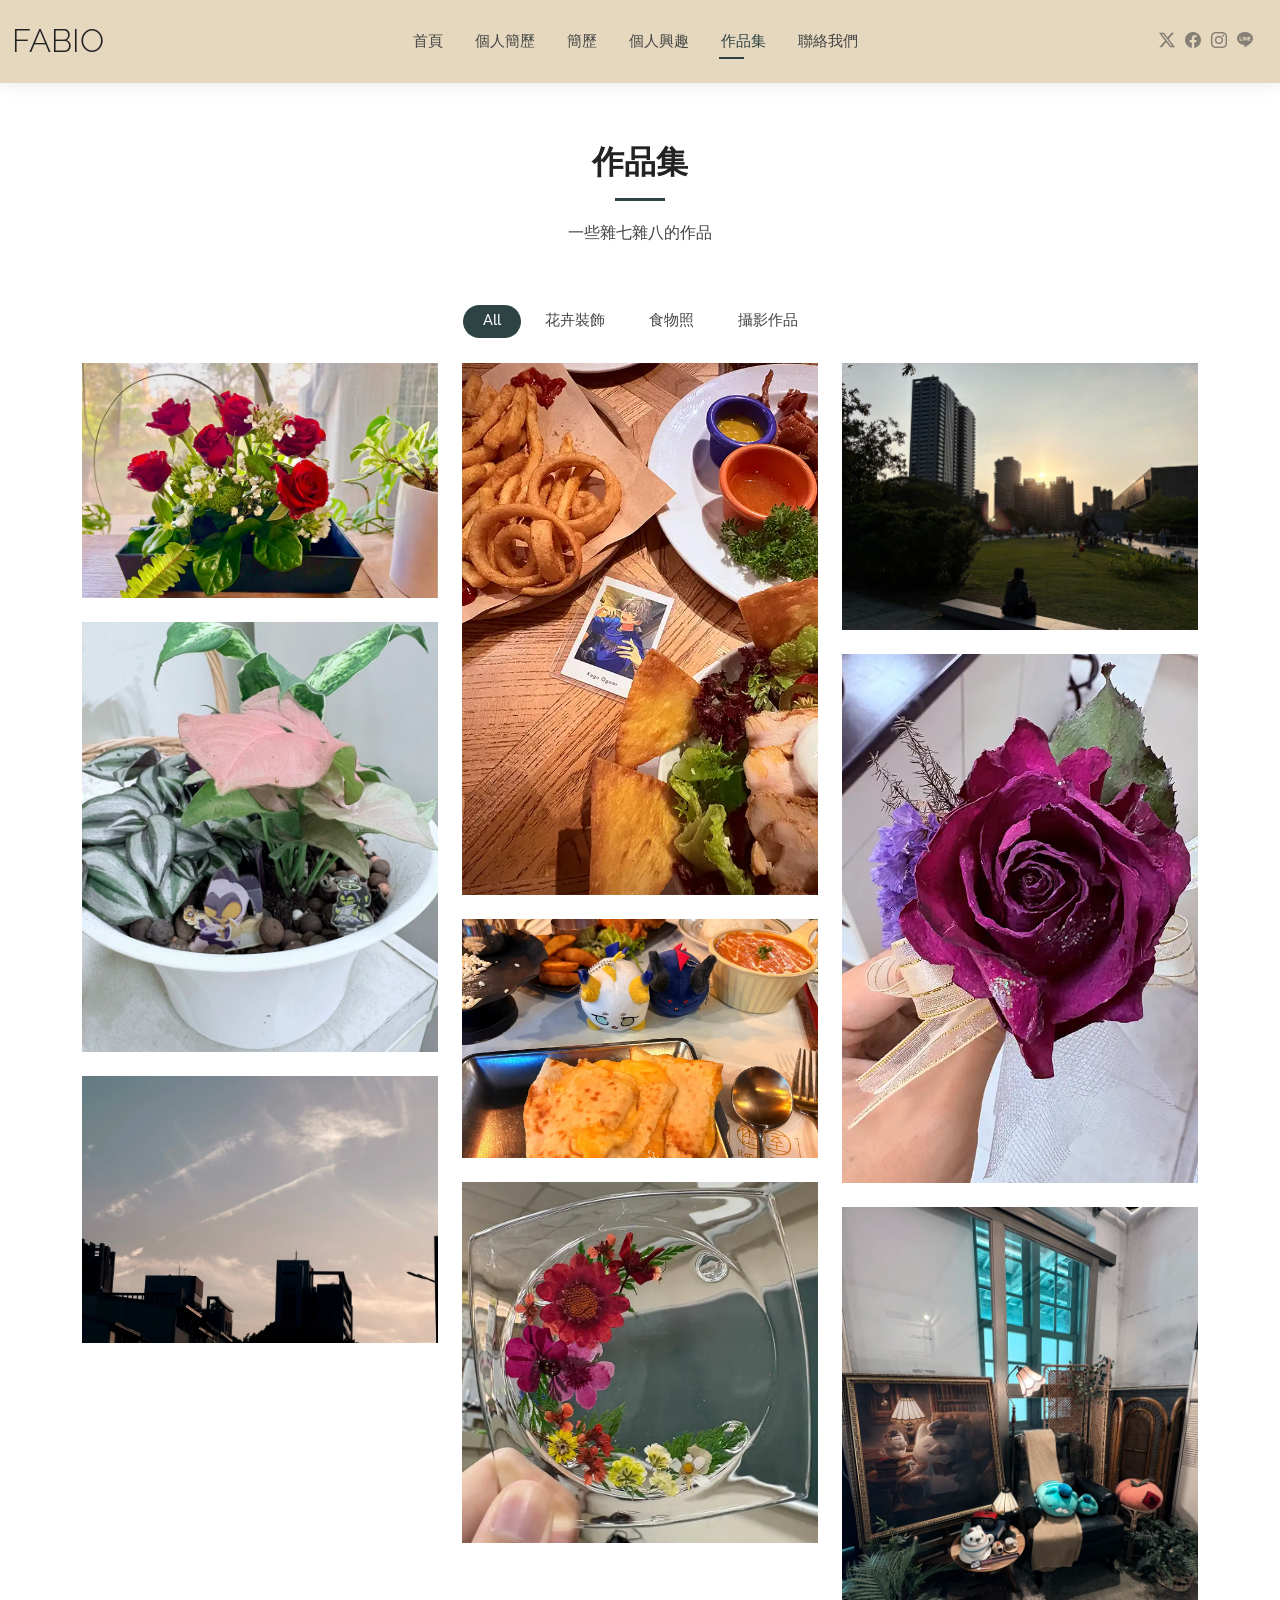
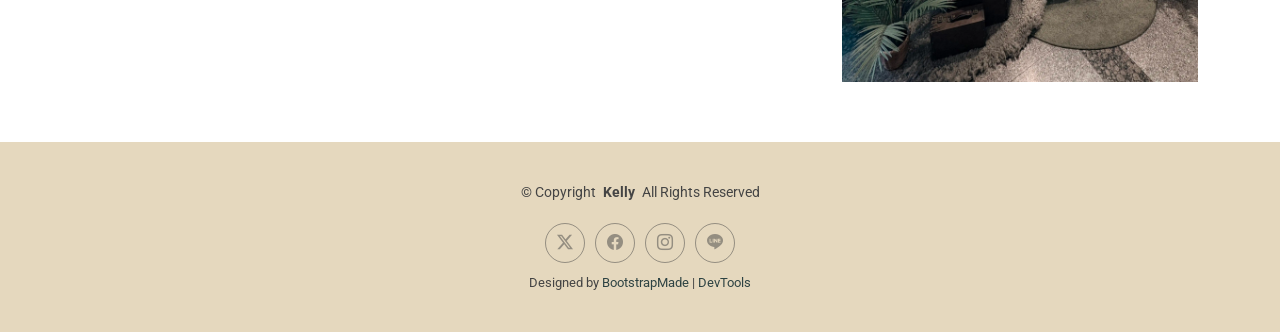
<file: portfolio.html>
<!DOCTYPE html>
<html lang="en">

<head>
  <meta charset="utf-8">
  <meta content="width=device-width, initial-scale=1.0" name="viewport">
  <title>Portfolio - Kelly Bootstrap Template</title>
  <meta name="description" content="">
  <meta name="keywords" content="">

  <!-- Favicons -->
  <link href="assets/img/favicon.png" rel="icon">
  <link href="assets/img/apple-touch-icon.png" rel="apple-touch-icon">

  <!-- Fonts -->
  <link href="https://fonts.googleapis.com" rel="preconnect">
  <link href="https://fonts.gstatic.com" rel="preconnect" crossorigin>
  <link href="https://fonts.googleapis.com/css2?family=Roboto:ital,wght@0,100;0,300;0,400;0,500;0,700;0,900;1,100;1,300;1,400;1,500;1,700;1,900&family=Poppins:ital,wght@0,100;0,200;0,300;0,400;0,500;0,600;0,700;0,800;0,900;1,100;1,200;1,300;1,400;1,500;1,600;1,700;1,800;1,900&family=Raleway:ital,wght@0,100;0,200;0,300;0,400;0,500;0,600;0,700;0,800;0,900;1,100;1,200;1,300;1,400;1,500;1,600;1,700;1,800;1,900&display=swap" rel="stylesheet">

  <!-- Vendor CSS Files -->
  <link href="assets/vendor/bootstrap/css/bootstrap.min.css" rel="stylesheet">
  <link href="assets/vendor/bootstrap-icons/bootstrap-icons.css" rel="stylesheet">
  <link href="assets/vendor/aos/aos.css" rel="stylesheet">
  <link href="assets/vendor/swiper/swiper-bundle.min.css" rel="stylesheet">
  <link href="assets/vendor/glightbox/css/glightbox.min.css" rel="stylesheet">

  <!-- Main CSS File -->
  <link href="assets/css/main.css" rel="stylesheet">

  <!-- =======================================================
  * Template Name: Kelly
  * Template URL: https://bootstrapmade.com/kelly-free-bootstrap-cv-resume-html-template/
  * Updated: Aug 07 2024 with Bootstrap v5.3.3
  * Author: BootstrapMade.com
  * License: https://bootstrapmade.com/license/
  ======================================================== -->
</head>

<body class="portfolio-page">

  <header id="header" class="header d-flex align-items-center light-background sticky-top">
    <div class="container-fluid position-relative d-flex align-items-center justify-content-between">

      <a href="index.html" class="logo d-flex align-items-center me-auto me-xl-0">
        <!-- Uncomment the line below if you also wish to use an image logo -->
        <!-- <img src="assets/img/logo.png" alt=""> -->
        <h1 class="sitename">FABIO</h1>
      </a>

      <nav id="navmenu" class="navmenu">
        <ul>
          <li><a href="index.html">首頁</a></li>
          <li><a href="about.html">個人簡歷</a></li>
          <li><a href="resume.html">簡歷</a></li>
          <li><a href="services.html">個人興趣</a></li>
          <li><a href="portfolio.html"class="active">作品集</a></li>
          <!--<li class="dropdown"><a href="#"><span>作品集</span> <i class="bi bi-chevron-down toggle-dropdown"></i></a>
            <ul>
              <li><a href="#">電腦繪圖</a></li>
              <li class="dropdown"><a href="#"><span>Deep Dropdown</span> <i class="bi bi-chevron-down toggle-dropdown"></i></a>
                <ul>
                  <li><a href="#">Deep Dropdown 1</a></li>
                  <li><a href="#">Deep Dropdown 2</a></li>
                  <li><a href="#">Deep Dropdown 3</a></li>
                  <li><a href="#">Deep Dropdown 4</a></li>
                  <li><a href="#">Deep Dropdown 5</a></li>
                </ul>-->
              <!--</li>-->
              <!--<li><a href="#">花卉裝飾</a></li>-->
              <!--<li><a href="#">攝影作品</a></li>-->
              <!--<li><a href="#">Dropdown 4</a></li>-->
          <li><a href="contact.html">聯絡我們</a></li>
        </ul>
        <i class="mobile-nav-toggle d-xl-none bi bi-list"></i>
      </nav>

      <div class="header-social-links">
       <a href="https://x.com/" class="twitter" target="_blank"><i class="bi bi-twitter-x"></i></a>
        <a href="https://www.facebook.com/?locale=zh_TW" class="facebook" target="_blank"><i class="bi bi-facebook"></i></a>
        <a href="https://www.instagram.com/" class="instagram" target="_blank"><i class="bi bi-instagram"></i></a>
        <a href="https://www.line.me/tw/" class="line" target="_blank"><i class="bi bi-line"></i></a>
      </div>

    </div>
  </header>

  <main class="main">

    <!-- Portfolio Section -->
    <section id="portfolio" class="portfolio section">

      <!-- Section Title -->
      <div class="container section-title" data-aos="fade-up">
        <h2>作品集</h2>
        <p>一些雜七雜八的作品</p>
      </div><!-- End Section Title -->

      <div class="container">

        <div class="isotope-layout" data-default-filter="*" data-layout="masonry" data-sort="original-order">

          <ul class="portfolio-filters isotope-filters" data-aos="fade-up" data-aos-delay="100">
            <li data-filter="*" class="filter-active">All</li>
            <li data-filter=".filter-flower">花卉裝飾</li>
            <li data-filter=".filter-food">食物照</li>
            <li data-filter=".filter-photo">攝影作品</li>
          </ul><!-- End Portfolio Filters -->

          <div class="row gy-4 isotope-container" data-aos="fade-up" data-aos-delay="200">

            <div class="col-lg-4 col-md-6 portfolio-item isotope-item filter-flower">
              <img src="assets/img/masonry-portfolio/masonry-portfolio-4.webp" class="img-fluid" alt="插花作品 花卉裝飾 插花">
              <div class="portfolio-info">
                <h4>插花作品</h4>
                <p>以玫瑰與滿天星做為主基調的插花作品</p>
                <a href="assets/img/masonry-portfolio/masonry-portfolio-4.webp" title="插花作品" data-gallery="portfolio-gallery-app" class="glightbox preview-link"><i class="bi bi-zoom-in"></i></a>
                <a href="portfolio-details.html" title="More Details" class="details-link"><i class="bi bi-link-45deg"></i></a>
              </div>
            </div><!-- End Portfolio Item -->

             <div class="col-lg-4 col-md-6 portfolio-item isotope-item filter-food">
              <img src="assets/img/masonry-portfolio/masonry-portfolio-5.webp" class="img-fluid" alt="冒煙的喬 國美館 美式餐廳">
              <div class="portfolio-info">
                <h4>冒煙的喬</h4>
                <p>在國美館附近的美式餐廳，最推薦裡面的肋排！帶著煙燻味，調味也不會過油</p>
                <a href="assets/img/masonry-portfolio/masonry-portfolio-5.webp" title="冒煙的喬" data-gallery="portfolio-gallery-product" class="glightbox preview-link"><i class="bi bi-zoom-in"></i></a>
              </div>
            </div><!-- End Portfolio Item -->     

            <div class="col-lg-4 col-md-6 portfolio-item isotope-item filter-photo">
              <img src="assets/img/masonry-portfolio/masonry-portfolio-8.webp" class="img-fluid" alt="夕陽 勤美">
              <div class="portfolio-info">
                <h4>勤美夕景</h4>
                <p>做造園學作業時偶然拍到的夕陽</p>
                <a href="assets/img/masonry-portfolio/masonry-portfolio-8.webp" title="勤美夕景" data-gallery="portfolio-gallery-product" class="glightbox preview-link"><i class="bi bi-zoom-in"></i></a>
              </div>
            </div><!-- End Portfolio Item -->

            <div class="col-lg-4 col-md-6 portfolio-item isotope-item filter-flower">
              <img src="assets/img/masonry-portfolio/masonry-portfolio-7.webp" class="img-fluid" alt="盆景 鴨拓草 合果芋 白邊翠玉 花卉裝飾">
              <div class="portfolio-info">
                <h4>盆景</h4>
                <p>以合果芋、鴨拓草、白邊翠玉組合而成的盆景</p>
                <a href="assets/img/masonry-portfolio/masonry-portfolio-7.webp" title="盆景" data-gallery="portfolio-gallery-app" class="glightbox preview-link"><i class="bi bi-zoom-in"></i></a>
                <a href="portfolio-details.html" title="More Details" class="details-link"><i class="bi bi-link-45deg"></i></a>
              </div>
            </div><!-- End Portfolio Item -->

            <div class="col-lg-4 col-md-6 portfolio-item isotope-item filter-flower">
              <img src="assets/img/masonry-portfolio/masonry-portfolio-6.webp" class="img-fluid" alt="胸花 花卉裝飾 玫瑰">
              <div class="portfolio-info">
                <h4>胸花</h4>
                <p>只有正面能看的乾燥玫瑰，後面的鐵絲直接擰成一團</p>
                <a href="assets/img/masonry-portfolio/masonry-portfolio-6.webp" title="胸花" data-gallery="portfolio-gallery-branding" class="glightbox preview-link"><i class="bi bi-zoom-in"></i></a>
                <a href="portfolio-details.html" title="More Details" class="details-link"><i class="bi bi-link-45deg"></i></a>
              </div>
            </div><!-- End Portfolio Item -->

            <div class="col-lg-4 col-md-6 portfolio-item isotope-item filter-food">
              <img src="assets/img/masonry-portfolio/masonry-portfolio-2.webp" class="img-fluid" alt="飪室 印度咖哩 咖哩">
              <div class="portfolio-info">
                <h4>飪室</h4>
                <p>在勤美上的一間印度咖哩店，香料運用上很特別，跟平時吃到的咖哩都不一樣</p>
                <a href="assets/img/masonry-portfolio/masonry-portfolio-2.webp" title="飪室" data-gallery="portfolio-gallery-product" class="glightbox preview-link"><i class="bi bi-zoom-in"></i></a>
              </div>
            </div><!-- End Portfolio Item -->

            <div class="col-lg-4 col-md-6 portfolio-item isotope-item filter-photo">
              <img src="assets/img/masonry-portfolio/masonry-portfolio-3.webp" class="img-fluid" alt="夕陽 飛機雲">
              <div class="portfolio-info">
                <h4>飛機雲</h4>
                <p>在台中北區日落時見到的飛機雲</p>
                <a href="assets/img/masonry-portfolio/masonry-portfolio-3.webp" title="飛機雲" data-gallery="portfolio-gallery-branding" class="glightbox preview-link"><i class="bi bi-zoom-in"></i></a>
              </div>
            </div><!-- End Portfolio Item -->

            <div class="col-lg-4 col-md-6 portfolio-item isotope-item filter-flower">
              <img src="assets/img/masonry-portfolio/masonry-portfolio-1.webp" class="img-fluid" alt="杯墊 壓花杯墊 花卉裝飾">
              <div class="portfolio-info">
                <h4>壓花杯墊</h4>
                <p>用乾燥花製成的壓花杯墊，還被老師選成範例了</p>
                <a href="assets/img/masonry-portfolio/masonry-portfolio-1.webp" title="壓花杯墊" data-gallery="portfolio-gallery-app" class="glightbox preview-link"><i class="bi bi-zoom-in"></i></a>
                <a href="portfolio-details.html" title="More Details" class="details-link"><i class="bi bi-link-45deg"></i></a>
              </div>
            </div><!-- End Portfolio Item -->

            <div class="col-lg-4 col-md-6 portfolio-item isotope-item filter-photo">
              <img src="assets/img/masonry-portfolio/masonry-portfolio-9.webp" class="img-fluid" alt="咖波屋 台中火車站">
              <div class="portfolio-info">
                <h4>咖波屋</h4>
                <p>台中火車站附近的咖波主題咖啡廳，</p>
                <p>整體擺設很有復古氛圍</p>
                <a href="assets/img/masonry-portfolio/masonry-portfolio-9.webp" title="Branding 2" data-gallery="portfolio-gallery-branding" class="glightbox preview-link"><i class="bi bi-zoom-in"></i></a>
              </div>
            </div><!-- End Portfolio Item -->

          </div><!-- End Portfolio Container -->

        </div>

      </div>

    </section><!-- /Portfolio Section -->

  </main>

  <footer id="footer" class="footer light-background">

    <div class="container">
      <div class="copyright text-center ">
        <p>© <span>Copyright</span> <strong class="px-1 sitename">Kelly</strong> <span>All Rights Reserved<br></span></p>
      </div>
      <div class="social-links d-flex justify-content-center">
        <a href="https://x.com/" class="twitter" target="_blank"><i class="bi bi-twitter-x"></i></a>
        <a href="https://www.facebook.com/?locale=zh_TW" class="facebook" target="_blank"><i class="bi bi-facebook"></i></a>
        <a href="https://www.instagram.com/" class="instagram" target="_blank"><i class="bi bi-instagram"></i></a>
        <a href="https://www.line.me/tw/" class="line" target="_blank"><i class="bi bi-line"></i></a>
      </div>
      <div class="credits">
        <!-- All the links in the footer should remain intact. -->
        <!-- You can delete the links only if you've purchased the pro version. -->
        <!-- Licensing information: https://bootstrapmade.com/license/ -->
        <!-- Purchase the pro version with working PHP/AJAX contact form: [buy-url] -->
        Designed by <a href="https://bootstrapmade.com/">BootstrapMade</a> | <a href="https://bootstrapmade.com/tools/">DevTools</a>
      </div>
    </div>

  </footer>

  <!-- Scroll Top -->
  <a href="#" id="scroll-top" class="scroll-top d-flex align-items-center justify-content-center"><i class="bi bi-arrow-up-short"></i></a>

  <!-- Preloader -->
  <div id="preloader"></div>

  <!-- Vendor JS Files -->
  <script src="assets/vendor/bootstrap/js/bootstrap.bundle.min.js"></script>
  <script src="assets/vendor/php-email-form/validate.js"></script>
  <script src="assets/vendor/aos/aos.js"></script>
  <script src="assets/vendor/waypoints/noframework.waypoints.js"></script>
  <script src="assets/vendor/purecounter/purecounter_vanilla.js"></script>
  <script src="assets/vendor/swiper/swiper-bundle.min.js"></script>
  <script src="assets/vendor/glightbox/js/glightbox.min.js"></script>
  <script src="assets/vendor/imagesloaded/imagesloaded.pkgd.min.js"></script>
  <script src="assets/vendor/isotope-layout/isotope.pkgd.min.js"></script>

  <!-- Main JS File -->
  <script src="assets/js/main.js"></script>

</body>

</html>
</file>
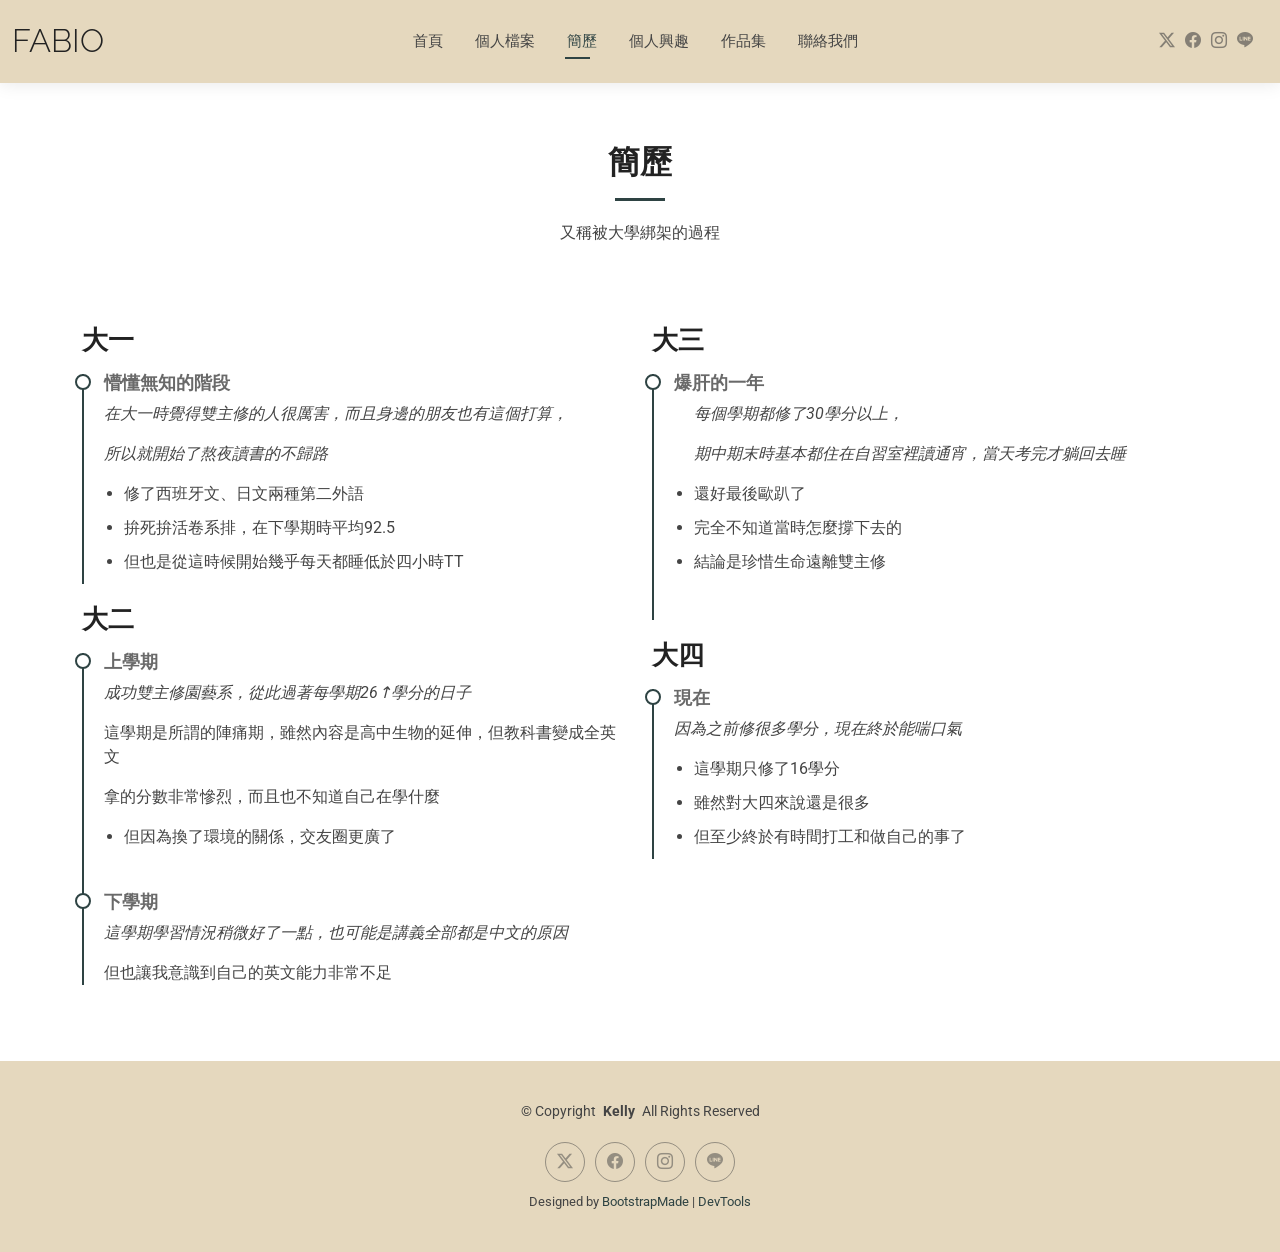
<file: resume.html>
<!DOCTYPE html>
<html lang="en">

<head>
  <meta charset="utf-8">
  <meta content="width=device-width, initial-scale=1.0" name="viewport">
  <title>Resume - Kelly Bootstrap Template</title>
  <meta name="description" content="">
  <meta name="keywords" content="">

  <!-- Favicons -->
  <link href="assets/img/favicon.png" rel="icon">
  <link href="assets/img/apple-touch-icon.png" rel="apple-touch-icon">

  <!-- Fonts -->
  <link href="https://fonts.googleapis.com" rel="preconnect">
  <link href="https://fonts.gstatic.com" rel="preconnect" crossorigin>
  <link href="https://fonts.googleapis.com/css2?family=Roboto:ital,wght@0,100;0,300;0,400;0,500;0,700;0,900;1,100;1,300;1,400;1,500;1,700;1,900&family=Poppins:ital,wght@0,100;0,200;0,300;0,400;0,500;0,600;0,700;0,800;0,900;1,100;1,200;1,300;1,400;1,500;1,600;1,700;1,800;1,900&family=Raleway:ital,wght@0,100;0,200;0,300;0,400;0,500;0,600;0,700;0,800;0,900;1,100;1,200;1,300;1,400;1,500;1,600;1,700;1,800;1,900&display=swap" rel="stylesheet">

  <!-- Vendor CSS Files -->
  <link href="assets/vendor/bootstrap/css/bootstrap.min.css" rel="stylesheet">
  <link href="assets/vendor/bootstrap-icons/bootstrap-icons.css" rel="stylesheet">
  <link href="assets/vendor/aos/aos.css" rel="stylesheet">
  <link href="assets/vendor/swiper/swiper-bundle.min.css" rel="stylesheet">
  <link href="assets/vendor/glightbox/css/glightbox.min.css" rel="stylesheet">

  <!-- Main CSS File -->
  <link href="assets/css/main.css" rel="stylesheet">

  <!-- =======================================================
  * Template Name: Kelly
  * Template URL: https://bootstrapmade.com/kelly-free-bootstrap-cv-resume-html-template/
  * Updated: Aug 07 2024 with Bootstrap v5.3.3
  * Author: BootstrapMade.com
  * License: https://bootstrapmade.com/license/
  ======================================================== -->
</head>

<body class="resume-page">

  <header id="header" class="header d-flex align-items-center light-background sticky-top">
    <div class="container-fluid position-relative d-flex align-items-center justify-content-between">

      <a href="index.html" class="logo d-flex align-items-center me-auto me-xl-0">
        <!-- Uncomment the line below if you also wish to use an image logo -->
        <!-- <img src="assets/img/logo.png" alt=""> -->
        <h1 class="sitename">FABIO</h1>
      </a>

      <nav id="navmenu" class="navmenu">
        <ul>
          <li><a href="index.html">首頁</a></li>
          <li><a href="about.html" >個人檔案</a></li>
          <li><a href="resume.html"class="active">簡歷</a></li>
          <li><a href="services.html">個人興趣</a></li>
          <li><a href="portfolio.html">作品集</a></li>
          <!--<li class="dropdown"><a href="#"><span>作品集</span> <i class="bi bi-chevron-down toggle-dropdown"></i></a>
            <ul>
              <li><a href="#">電腦繪圖</a></li>
              <li class="dropdown"><a href="#"><span>Deep Dropdown</span> <i class="bi bi-chevron-down toggle-dropdown"></i></a>
                <ul>
                  <li><a href="#">Deep Dropdown 1</a></li>
                  <li><a href="#">Deep Dropdown 2</a></li>
                  <li><a href="#">Deep Dropdown 3</a></li>
                  <li><a href="#">Deep Dropdown 4</a></li>
                  <li><a href="#">Deep Dropdown 5</a></li>
                </ul>-->
              <!--</li>-->
              <!--<li><a href="#">花卉裝飾</a></li>-->
              <!--<li><a href="#">攝影作品</a></li>-->
              <!--<li><a href="#">Dropdown 4</a></li>-->
          <li><a href="contact.html">聯絡我們</a></li>
        </ul>
        <i class="mobile-nav-toggle d-xl-none bi bi-list"></i>
      </nav>

      <div class="header-social-links">
       <a href="https://x.com/" class="twitter" target="_blank"><i class="bi bi-twitter-x"></i></a>
        <a href="https://www.facebook.com/?locale=zh_TW" class="facebook" target="_blank"><i class="bi bi-facebook"></i></a>
        <a href="https://www.instagram.com/" class="instagram" target="_blank"><i class="bi bi-instagram"></i></a>
        <a href="https://www.line.me/tw/" class="line" target="_blank"><i class="bi bi-line"></i></a>
      </div>

    </div>
  </header>

  <main class="main">

    <!-- Resume Section -->
    <section id="resume" class="resume section">

      <!-- Section Title -->
      <div class="container section-title" data-aos="fade-up">
        <h2>簡歷</h2>
        <p>又稱被大學綁架的過程</p>
      </div><!-- End Section Title -->

      <div class="container">

        <div class="row">

          <div class="col-lg-6" data-aos="fade-up" data-aos-delay="100">
            <h3 class="resume-title">大一</h3>

            <div class="resume-item pb-0">
              <h4>懵懂無知的階段</h4>
              <p><em>在大一時覺得雙主修的人很厲害，而且身邊的朋友也有這個打算，</em></p>
               <p><em>所以就開始了熬夜讀書的不歸路</em></p>
              <ul>
                <li>修了西班牙文、日文兩種第二外語</li>
                <li>拚死拚活卷系排，在下學期時平均92.5</li>
                <li>但也是從這時候開始幾乎每天都睡低於四小時TT</li>
              </ul>
            </div><!-- Edn Resume Item -->

            <h3 class="resume-title">大二</h3>
            <div class="resume-item">
              <h4>上學期</h4>
              <p><em>成功雙主修園藝系，從此過著每學期26↑學分的日子</em></p>
              <p>這學期是所謂的陣痛期，雖然內容是高中生物的延伸，但教科書變成全英文</p>
              <p>拿的分數非常慘烈，而且也不知道自己在學什麼</p>
              <ul>
                <li>但因為換了環境的關係，交友圈更廣了</li>
            </div><!-- Edn Resume Item -->

            <div class="resume-item">
              <h4>下學期</h4>
              <p><em>這學期學習情況稍微好了一點，也可能是講義全部都是中文的原因</em></p>
              <p>但也讓我意識到自己的英文能力非常不足</p>
            </div><!-- Edn Resume Item -->

          </div>

          <div class="col-lg-6" data-aos="fade-up" data-aos-delay="200">
            <h3 class="resume-title">大三</h3>
            <div class="resume-item">
              <h4>爆肝的一年</h4>
              <ul>
                <p><em>每個學期都修了30學分以上，</em></p>
                <p><em>期中期末時基本都住在自習室裡讀通宵，當天考完才躺回去睡 </em></p>
                <li>還好最後歐趴了</li>
                <li>完全不知道當時怎麼撐下去的</li>
                <li>結論是珍惜生命遠離雙主修</li>
              </ul>
            </div><!-- Edn Resume Item -->

          <div class="col-lg-12" data-aos="fade-up" data-aos-delay="100">
            <h3 class="resume-title">大四</h3>

            <div class="resume-item pb-0">
              <h4>現在</h4>
              <p><em>因為之前修很多學分，現在終於能喘口氣</em></p>
              <ul>
                <li>這學期只修了16學分</li>
                <li>雖然對大四來說還是很多</li>
                <li>但至少終於有時間打工和做自己的事了</li>
              </ul>
            </div><!-- Edn Resume Item -->

          </div>

        </div>

      </div>

    </section><!-- /Resume Section -->

  </main>

  <footer id="footer" class="footer light-background">

    <div class="container">
      <div class="copyright text-center ">
        <p>© <span>Copyright</span> <strong class="px-1 sitename">Kelly</strong> <span>All Rights Reserved<br></span></p>
      </div>
      <div class="social-links d-flex justify-content-center">
        <a href="https://x.com/" class="twitter" target="_blank"><i class="bi bi-twitter-x"></i></a>
        <a href="https://www.facebook.com/?locale=zh_TW" class="facebook" target="_blank"><i class="bi bi-facebook"></i></a>
        <a href="https://www.instagram.com/" class="instagram" target="_blank"><i class="bi bi-instagram"></i></a>
        <a href="https://www.line.me/tw/" class="line" target="_blank"><i class="bi bi-line"></i></a>
      </div>
      <div class="credits">
        <!-- All the links in the footer should remain intact. -->
        <!-- You can delete the links only if you've purchased the pro version. -->
        <!-- Licensing information: https://bootstrapmade.com/license/ -->
        <!-- Purchase the pro version with working PHP/AJAX contact form: [buy-url] -->
        Designed by <a href="https://bootstrapmade.com/">BootstrapMade</a> | <a href="https://bootstrapmade.com/tools/">DevTools</a>
      </div>
    </div>

  </footer>

  <!-- Scroll Top -->
  <a href="#" id="scroll-top" class="scroll-top d-flex align-items-center justify-content-center"><i class="bi bi-arrow-up-short"></i></a>

  <!-- Preloader -->
  <div id="preloader"></div>

  <!-- Vendor JS Files -->
  <script src="assets/vendor/bootstrap/js/bootstrap.bundle.min.js"></script>
  <script src="assets/vendor/php-email-form/validate.js"></script>
  <script src="assets/vendor/aos/aos.js"></script>
  <script src="assets/vendor/waypoints/noframework.waypoints.js"></script>
  <script src="assets/vendor/purecounter/purecounter_vanilla.js"></script>
  <script src="assets/vendor/swiper/swiper-bundle.min.js"></script>
  <script src="assets/vendor/glightbox/js/glightbox.min.js"></script>
  <script src="assets/vendor/imagesloaded/imagesloaded.pkgd.min.js"></script>
  <script src="assets/vendor/isotope-layout/isotope.pkgd.min.js"></script>

  <!-- Main JS File -->
  <script src="assets/js/main.js"></script>

</body>

</html>
</file>
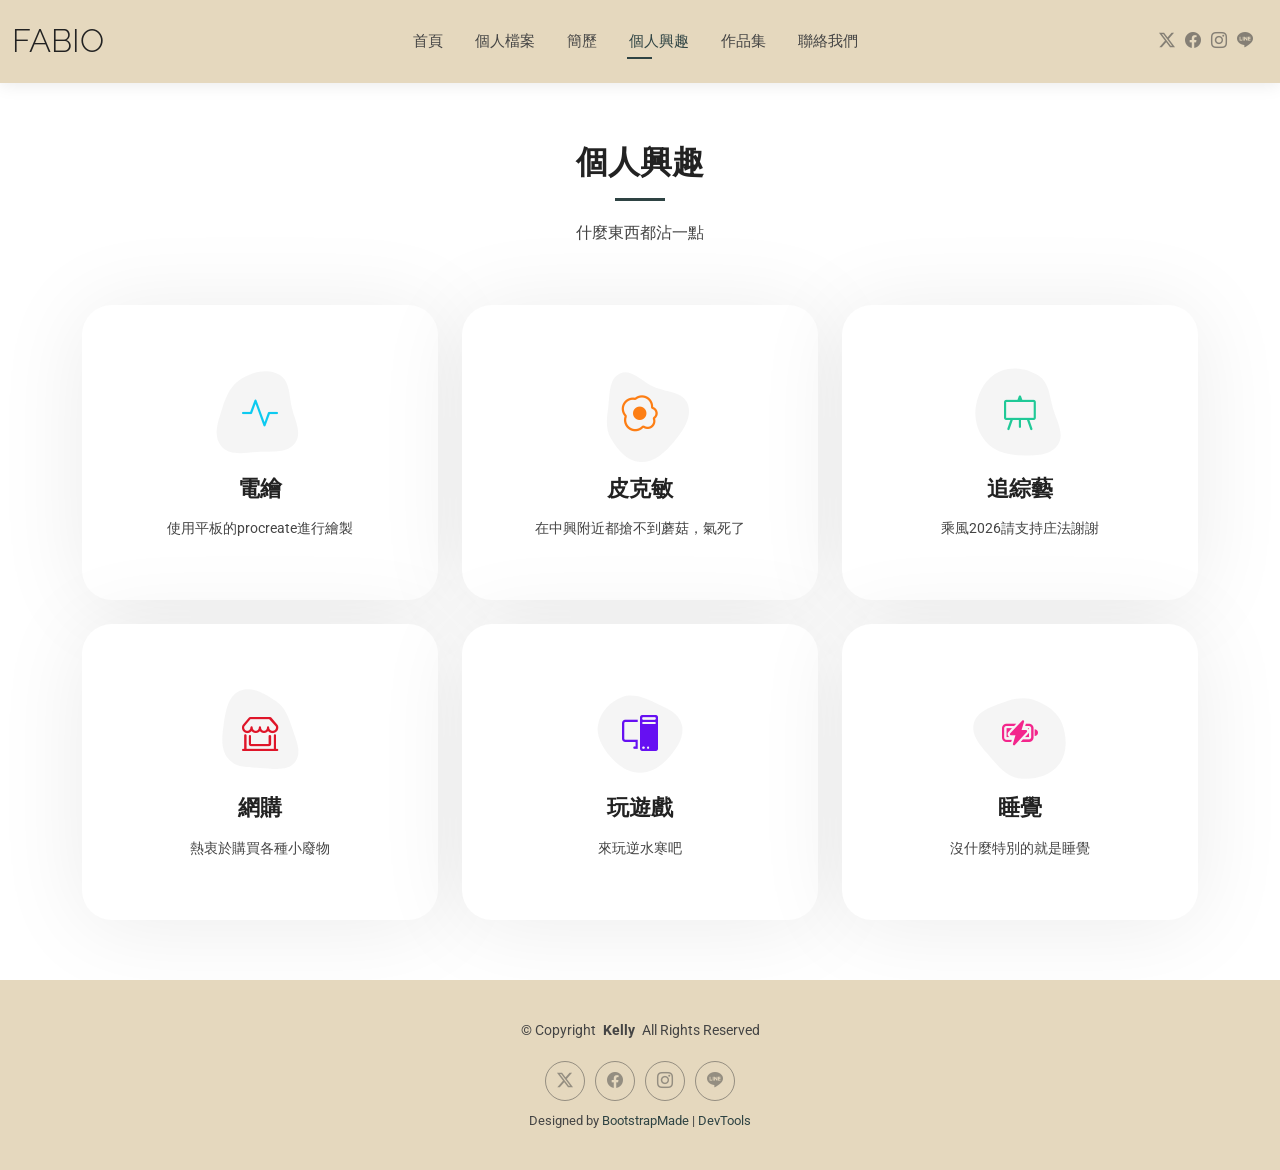
<file: services.html>
<!DOCTYPE html>
<html lang="en">

<head>
  <meta charset="utf-8">
  <meta content="width=device-width, initial-scale=1.0" name="viewport">
  <title>Services - Kelly Bootstrap Template</title>
  <meta name="description" content="">
  <meta name="keywords" content="">

  <!-- Favicons -->
  <link href="assets/img/favicon.png" rel="icon">
  <link href="assets/img/apple-touch-icon.png" rel="apple-touch-icon">

  <!-- Fonts -->
  <link href="https://fonts.googleapis.com" rel="preconnect">
  <link href="https://fonts.gstatic.com" rel="preconnect" crossorigin>
  <link href="https://fonts.googleapis.com/css2?family=Roboto:ital,wght@0,100;0,300;0,400;0,500;0,700;0,900;1,100;1,300;1,400;1,500;1,700;1,900&family=Poppins:ital,wght@0,100;0,200;0,300;0,400;0,500;0,600;0,700;0,800;0,900;1,100;1,200;1,300;1,400;1,500;1,600;1,700;1,800;1,900&family=Raleway:ital,wght@0,100;0,200;0,300;0,400;0,500;0,600;0,700;0,800;0,900;1,100;1,200;1,300;1,400;1,500;1,600;1,700;1,800;1,900&display=swap" rel="stylesheet">

  <!-- Vendor CSS Files -->
  <link href="assets/vendor/bootstrap/css/bootstrap.min.css" rel="stylesheet">
  <link href="assets/vendor/bootstrap-icons/bootstrap-icons.css" rel="stylesheet">
  <link href="assets/vendor/aos/aos.css" rel="stylesheet">
  <link href="assets/vendor/swiper/swiper-bundle.min.css" rel="stylesheet">
  <link href="assets/vendor/glightbox/css/glightbox.min.css" rel="stylesheet">

  <!-- Main CSS File -->
  <link href="assets/css/main.css" rel="stylesheet">

  <!-- =======================================================
  * Template Name: Kelly
  * Template URL: https://bootstrapmade.com/kelly-free-bootstrap-cv-resume-html-template/
  * Updated: Aug 07 2024 with Bootstrap v5.3.3
  * Author: BootstrapMade.com
  * License: https://bootstrapmade.com/license/
  ======================================================== -->
</head>

<body class="services-page">

  <header id="header" class="header d-flex align-items-center light-background sticky-top">
    <div class="container-fluid position-relative d-flex align-items-center justify-content-between">

      <a href="index.html" class="logo d-flex align-items-center me-auto me-xl-0">
        <!-- Uncomment the line below if you also wish to use an image logo -->
        <!-- <img src="assets/img/logo.png" alt=""> -->
        <h1 class="sitename">FABIO</h1>
      </a>

      <nav id="navmenu" class="navmenu">
        <ul>
          <li><a href="index.html">首頁</a></li>
          <li><a href="about.html" >個人檔案</a></li>
          <li><a href="resume.html">簡歷</a></li>
          <li><a href="resume.html"class="active">個人興趣</a></li>
          <li><a href="portfolio.html">作品集</a></li>
          <!--<li class="dropdown"><a href="#"><span>作品集</span> <i class="bi bi-chevron-down toggle-dropdown"></i></a>
            <ul>
              <li><a href="#">電腦繪圖</a></li>
              <li class="dropdown"><a href="#"><span>Deep Dropdown</span> <i class="bi bi-chevron-down toggle-dropdown"></i></a>
                <ul>
                  <li><a href="#">Deep Dropdown 1</a></li>
                  <li><a href="#">Deep Dropdown 2</a></li>
                  <li><a href="#">Deep Dropdown 3</a></li>
                  <li><a href="#">Deep Dropdown 4</a></li>
                  <li><a href="#">Deep Dropdown 5</a></li>
                </ul>-->
              <!--</li>-->
              <!--<li><a href="#">花卉裝飾</a></li>-->
              <!--<li><a href="#">攝影作品</a></li>-->
              <!--<li><a href="#">Dropdown 4</a></li>-->
          <li><a href="contact.html">聯絡我們</a></li>
        </ul>
        <i class="mobile-nav-toggle d-xl-none bi bi-list"></i>
      </nav>

      <div class="header-social-links">
       <a href="https://x.com/" class="twitter" target="_blank"><i class="bi bi-twitter-x"></i></a>
        <a href="https://www.facebook.com/?locale=zh_TW" class="facebook" target="_blank"><i class="bi bi-facebook"></i></a>
        <a href="https://www.instagram.com/" class="instagram" target="_blank"><i class="bi bi-instagram"></i></a>
        <a href="https://www.line.me/tw/" class="line" target="_blank"><i class="bi bi-line"></i></a>
      </div>

    </div>
  </header>

  <main class="main">

    <!-- Services Section -->
    <section id="services" class="services section">

      <!-- Section Title -->
      <div class="container section-title" data-aos="fade-up">
        <h2>個人興趣</h2>
        <p>什麼東西都沾一點</p>
      </div><!-- End Section Title -->

      <div class="container">

        <div class="row gy-4">

          <div class="col-lg-4 col-md-6" data-aos="fade-up" data-aos-delay="100">
            <div class="service-item item-cyan position-relative">
              <div class="icon">
                <svg width="100" height="100" viewBox="0 0 600 600" xmlns="http://www.w3.org/2000/svg">
                  <path stroke="none" stroke-width="0" fill="#f5f5f5" d="M300,521.0016835830174C376.1290562159157,517.8887921683347,466.0731472004068,529.7835943286574,510.70327084640275,468.03025145048787C554.3714126377745,407.6079735673963,508.03601936045806,328.9844924480964,491.2728898941984,256.3432110539036C474.5976632858925,184.082847569629,479.9380746630129,96.60480741107993,416.23090153303,58.64404602377083C348.86323505073057,18.502131276798302,261.93793281208167,40.57373210992963,193.5410806939664,78.93577620505333C130.42746243093433,114.334589627462,98.30271207620316,179.96522072025542,76.75703585869454,249.04625023123273C51.97151888228291,328.5150500222984,13.704378332031375,421.85034740162234,66.52175969318436,486.19268352777647C119.04800174914682,550.1803526380478,217.28368757567262,524.383925680826,300,521.0016835830174"></path>
                </svg>
                <i class="bi bi-activity"></i>
              </div>
              <a href="#" class="stretched-link">
                <h3>電繪</h3>
              </a>
              <p>使用平板的procreate進行繪製</p>
            </div>
          </div><!-- End Service Item -->

          <div class="col-lg-4 col-md-6" data-aos="fade-up" data-aos-delay="200">
            <div class="service-item item-orange position-relative">
              <div class="icon">
                <svg width="100" height="100" viewBox="0 0 600 600" xmlns="http://www.w3.org/2000/svg">
                  <path stroke="none" stroke-width="0" fill="#f5f5f5" d="M300,582.0697525312426C382.5290701553225,586.8405444964366,449.9789794690241,525.3245884688669,502.5850820975895,461.55621195738473C556.606425686781,396.0723002908107,615.8543463187945,314.28637112970534,586.6730223649479,234.56875336149918C558.9533121215079,158.8439757836574,454.9685369536778,164.00468322053177,381.49747125262974,130.76875717737553C312.15926192815925,99.40240125094834,248.97055460311594,18.661163978235184,179.8680185752513,50.54337015887873C110.5421016452524,82.52863877960104,119.82277516462835,180.83849132639028,109.12597500060166,256.43424936330496C100.08760227029461,320.3096726198365,92.17705696193138,384.0621239912766,124.79988738764834,439.7174275375508C164.83382741302287,508.01625554203684,220.96474134820875,577.5009287672846,300,582.0697525312426"></path>
                </svg>
                <i class="bi bi-egg-fried"></i>
              </div>
              <a href="#" class="stretched-link">
                <h3>皮克敏</h3>
              </a>
              <p>在中興附近都搶不到蘑菇，氣死了</p>
            </div>
          </div><!-- End Service Item -->

          <div class="col-lg-4 col-md-6" data-aos="fade-up" data-aos-delay="300">
            <div class="service-item item-teal position-relative">
              <div class="icon">
                <svg width="100" height="100" viewBox="0 0 600 600" xmlns="http://www.w3.org/2000/svg">
                  <path stroke="none" stroke-width="0" fill="#f5f5f5" d="M300,541.5067337569781C382.14930387511276,545.0595476570109,479.8736841581634,548.3450877840088,526.4010558755058,480.5488172755941C571.5218469581645,414.80211281144784,517.5187510058486,332.0715597781072,496.52539010469104,255.14436215662573C477.37192572678356,184.95920475031193,473.57363656557914,105.61284051026155,413.0603344069578,65.22779650032875C343.27470386102294,18.654635553484475,251.2091493199835,5.337323636656869,175.0934190732945,40.62881213300186C97.87086631185822,76.43348514350839,51.98124368387456,156.15599469081315,36.44837278890362,239.84606092416172C21.716077023791087,319.22268207091537,43.775223500013084,401.1760424656574,96.891909868211,461.97329694683043C147.22146801428983,519.5804099606455,223.5754009179313,538.201503339737,300,541.5067337569781"></path>
                </svg>
                <i class="bi bi-easel"></i>
              </div>
              <a href="#" class="stretched-link">
                <h3>追綜藝</h3>
              </a>
              <p>乘風2026請支持庄法謝謝</p>
            </div>
          </div><!-- End Service Item -->

          <div class="col-lg-4 col-md-6" data-aos="fade-up" data-aos-delay="400">
            <div class="service-item item-red position-relative">
              <div class="icon">
                <svg width="100" height="100" viewBox="0 0 600 600" xmlns="http://www.w3.org/2000/svg">
                  <path stroke="none" stroke-width="0" fill="#f5f5f5" d="M300,503.46388370962813C374.79870501325706,506.71871716319447,464.8034551963731,527.1746412648533,510.4981551193396,467.86667711651364C555.9287308511215,408.9015244558933,512.6030010748507,327.5744911775523,490.211057578863,256.5855673507754C471.097692560561,195.9906835881958,447.69079081568157,138.11976852964426,395.19560036434837,102.3242989838813C329.3053358748298,57.3949838291264,248.02791733380457,8.279543830951368,175.87071277845988,42.242879143198664C103.41431057327972,76.34704239035025,93.79494320519305,170.9812938413882,81.28167332365135,250.07896920659033C70.17666984294237,320.27484674793965,64.84698225790005,396.69656628748305,111.28512138212992,450.4950937839243C156.20124167950087,502.5303643271138,231.32542653798444,500.4755392045468,300,503.46388370962813"></path>
                </svg>
                <i class="bi bi-shop-window"></i>
              </div>
              <a href="#" class="stretched-link">
                <h3>網購</h3>
              </a>
              <p>熱衷於購買各種小廢物</p>
              <a href="#" class="stretched-link"></a>
            </div>
          </div><!-- End Service Item -->

          <div class="col-lg-4 col-md-6" data-aos="fade-up" data-aos-delay="500">
            <div class="service-item item-indigo position-relative">
              <div class="icon">
                <svg width="100" height="100" viewBox="0 0 600 600" xmlns="http://www.w3.org/2000/svg">
                  <path stroke="none" stroke-width="0" fill="#f5f5f5" d="M300,532.3542879108572C369.38199826031484,532.3153073249985,429.10787420159085,491.63046689027357,474.5244479745417,439.17860296908856C522.8885846962883,383.3225815378663,569.1668002868075,314.3205725914397,550.7432151929288,242.7694973846089C532.6665558377875,172.5657663291529,456.2379748765914,142.6223662098291,390.3689995646985,112.34683881706744C326.66090330228417,83.06452184765237,258.84405631176094,53.51806209861945,193.32584062364296,78.48882559362697C121.61183558270385,105.82097193414197,62.805066853699245,167.19869350419734,48.57481801355237,242.6138429142374C34.843463184063346,315.3850353017275,76.69343916112496,383.4422959591041,125.22947124332185,439.3748458443577C170.7312796277747,491.8107796887764,230.57421082200815,532.3932930995766,300,532.3542879108572"></path>
                </svg>
                <i class="bi bi-pc-display"></i>
              </div>
              <a href="#" class="stretched-link">
                <h3>玩遊戲</h3>
              </a>
              <p>來玩逆水寒吧</p>
              <a href="#" class="stretched-link"></a>
            </div>
          </div><!-- End Service Item -->

          <div class="col-lg-4 col-md-6" data-aos="fade-up" data-aos-delay="600">
            <div class="service-item item-pink position-relative">
              <div class="icon">
                <svg width="100" height="100" viewBox="0 0 600 600" xmlns="http://www.w3.org/2000/svg">
                  <path stroke="none" stroke-width="0" fill="#f5f5f5" d="M300,566.797414625762C385.7384707136149,576.1784315230908,478.7894351017131,552.8928747891023,531.9192734346935,484.94944893311C584.6109503024035,417.5663521118492,582.489472248146,322.67544863468447,553.9536738515405,242.03673114598146C529.1557734026468,171.96086150256528,465.24506316201064,127.66468636344209,395.9583748389544,100.7403814666027C334.2173773831606,76.7482773500951,269.4350130405921,84.62216499799875,207.1952322260088,107.2889140133804C132.92018162631612,134.33871894543012,41.79353780512637,160.00259165414826,22.644507872594943,236.69541883565114C3.319112789854554,314.0945973066697,72.72355303640163,379.243833228382,124.04198916343866,440.3218312028393C172.9286146004772,498.5055451809895,224.45579914871206,558.5317968840102,300,566.797414625762"></path>
                </svg>
                <i class="bi bi-battery-charging"></i>
              </div>
              <a href="#" class="stretched-link">
                <h3>睡覺</h3>
              </a>
              <p>沒什麼特別的就是睡覺</p>
              <a href="#" class="stretched-link"></a>
            </div>
          </div><!-- End Service Item -->

        </div>

      </div>

    </section><!-- /Services Section -->

  </main>

  <footer id="footer" class="footer light-background">

    <div class="container">
      <div class="copyright text-center ">
        <p>© <span>Copyright</span> <strong class="px-1 sitename">Kelly</strong> <span>All Rights Reserved<br></span></p>
      </div>
      <div class="social-links d-flex justify-content-center">
        <a href="https://x.com/" class="twitter" target="_blank"><i class="bi bi-twitter-x"></i></a>
        <a href="https://www.facebook.com/?locale=zh_TW" class="facebook" target="_blank"><i class="bi bi-facebook"></i></a>
        <a href="https://www.instagram.com/" class="instagram" target="_blank"><i class="bi bi-instagram"></i></a>
        <a href="https://www.line.me/tw/" class="line" target="_blank"><i class="bi bi-line"></i></a>
      </div>
      <div class="credits">
        <!-- All the links in the footer should remain intact. -->
        <!-- You can delete the links only if you've purchased the pro version. -->
        <!-- Licensing information: https://bootstrapmade.com/license/ -->
        <!-- Purchase the pro version with working PHP/AJAX contact form: [buy-url] -->
        Designed by <a href="https://bootstrapmade.com/">BootstrapMade</a> | <a href="https://bootstrapmade.com/tools/">DevTools</a>
      </div>
    </div>

  </footer>

  <!-- Scroll Top -->
  <a href="#" id="scroll-top" class="scroll-top d-flex align-items-center justify-content-center"><i class="bi bi-arrow-up-short"></i></a>

  <!-- Preloader -->
  <div id="preloader"></div>

  <!-- Vendor JS Files -->
  <script src="assets/vendor/bootstrap/js/bootstrap.bundle.min.js"></script>
  <script src="assets/vendor/php-email-form/validate.js"></script>
  <script src="assets/vendor/aos/aos.js"></script>
  <script src="assets/vendor/waypoints/noframework.waypoints.js"></script>
  <script src="assets/vendor/purecounter/purecounter_vanilla.js"></script>
  <script src="assets/vendor/swiper/swiper-bundle.min.js"></script>
  <script src="assets/vendor/glightbox/js/glightbox.min.js"></script>
  <script src="assets/vendor/imagesloaded/imagesloaded.pkgd.min.js"></script>
  <script src="assets/vendor/isotope-layout/isotope.pkgd.min.js"></script>

  <!-- Main JS File -->
  <script src="assets/js/main.js"></script>

</body>

</html>
</file>
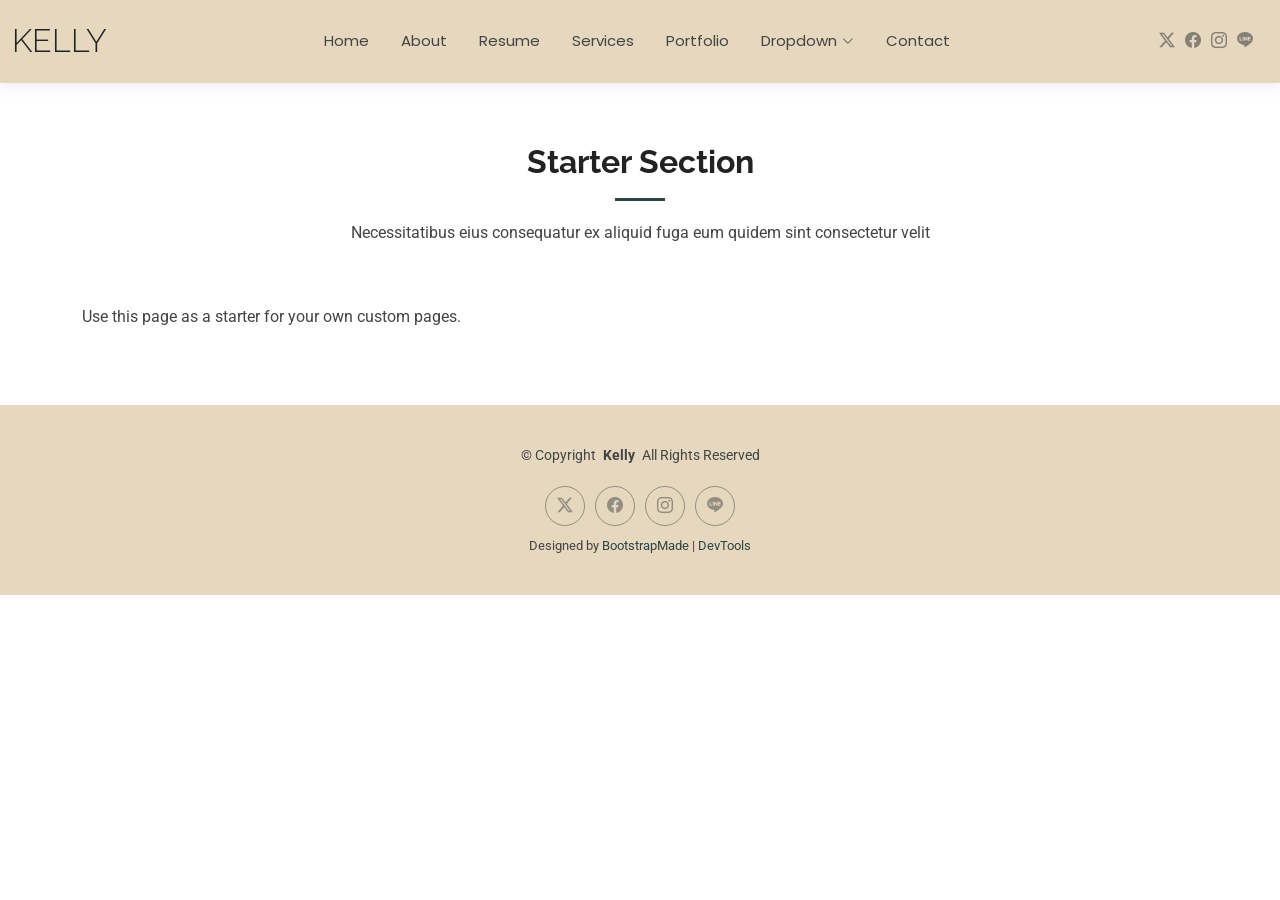
<file: starter-page.html>
<!DOCTYPE html>
<html lang="en">

<head>
  <meta charset="utf-8">
  <meta content="width=device-width, initial-scale=1.0" name="viewport">
  <title>Starter Page - Kelly Bootstrap Template</title>
  <meta name="description" content="">
  <meta name="keywords" content="">

  <!-- Favicons -->
  <link href="assets/img/favicon.png" rel="icon">
  <link href="assets/img/apple-touch-icon.png" rel="apple-touch-icon">

  <!-- Fonts -->
  <link href="https://fonts.googleapis.com" rel="preconnect">
  <link href="https://fonts.gstatic.com" rel="preconnect" crossorigin>
  <link href="https://fonts.googleapis.com/css2?family=Roboto:ital,wght@0,100;0,300;0,400;0,500;0,700;0,900;1,100;1,300;1,400;1,500;1,700;1,900&family=Poppins:ital,wght@0,100;0,200;0,300;0,400;0,500;0,600;0,700;0,800;0,900;1,100;1,200;1,300;1,400;1,500;1,600;1,700;1,800;1,900&family=Raleway:ital,wght@0,100;0,200;0,300;0,400;0,500;0,600;0,700;0,800;0,900;1,100;1,200;1,300;1,400;1,500;1,600;1,700;1,800;1,900&display=swap" rel="stylesheet">

  <!-- Vendor CSS Files -->
  <link href="assets/vendor/bootstrap/css/bootstrap.min.css" rel="stylesheet">
  <link href="assets/vendor/bootstrap-icons/bootstrap-icons.css" rel="stylesheet">
  <link href="assets/vendor/aos/aos.css" rel="stylesheet">
  <link href="assets/vendor/swiper/swiper-bundle.min.css" rel="stylesheet">
  <link href="assets/vendor/glightbox/css/glightbox.min.css" rel="stylesheet">

  <!-- Main CSS File -->
  <link href="assets/css/main.css" rel="stylesheet">

  <!-- =======================================================
  * Template Name: Kelly
  * Template URL: https://bootstrapmade.com/kelly-free-bootstrap-cv-resume-html-template/
  * Updated: Aug 07 2024 with Bootstrap v5.3.3
  * Author: BootstrapMade.com
  * License: https://bootstrapmade.com/license/
  ======================================================== -->
</head>

<body class="starter-page-page">

  <header id="header" class="header d-flex align-items-center light-background sticky-top">
    <div class="container-fluid position-relative d-flex align-items-center justify-content-between">

      <a href="index.html" class="logo d-flex align-items-center me-auto me-xl-0">
        <!-- Uncomment the line below if you also wish to use an image logo -->
        <!-- <img src="assets/img/logo.png" alt=""> -->
        <h1 class="sitename">Kelly</h1>
      </a>

      <nav id="navmenu" class="navmenu">
        <ul>
          <li><a href="index.html">Home</a></li>
          <li><a href="about.html">About</a></li>
          <li><a href="resume.html">Resume</a></li>
          <li><a href="services.html">Services</a></li>
          <li><a href="portfolio.html">Portfolio</a></li>
          <li class="dropdown"><a href="#"><span>Dropdown</span> <i class="bi bi-chevron-down toggle-dropdown"></i></a>
            <ul>
              <li><a href="#">Dropdown 1</a></li>
              <li class="dropdown"><a href="#"><span>Deep Dropdown</span> <i class="bi bi-chevron-down toggle-dropdown"></i></a>
                <ul>
                  <li><a href="#">Deep Dropdown 1</a></li>
                  <li><a href="#">Deep Dropdown 2</a></li>
                  <li><a href="#">Deep Dropdown 3</a></li>
                  <li><a href="#">Deep Dropdown 4</a></li>
                  <li><a href="#">Deep Dropdown 5</a></li>
                </ul>
              </li>
              <li><a href="#">Dropdown 2</a></li>
              <li><a href="#">Dropdown 3</a></li>
              <li><a href="#">Dropdown 4</a></li>
            </ul>
          </li>
          <li><a href="contact.html">Contact</a></li>
        </ul>
        <i class="mobile-nav-toggle d-xl-none bi bi-list"></i>
      </nav>

      <div class="header-social-links">
       <a href="https://x.com/" class="twitter" target="_blank"><i class="bi bi-twitter-x"></i></a>
        <a href="https://www.facebook.com/?locale=zh_TW" class="facebook" target="_blank"><i class="bi bi-facebook"></i></a>
        <a href="https://www.instagram.com/" class="instagram" target="_blank"><i class="bi bi-instagram"></i></a>
        <a href="https://www.line.me/tw/" class="line" target="_blank"><i class="bi bi-line"></i></a>
      </div>

    </div>
  </header>

  <main class="main">

    <!-- Starter Section Section -->
    <section id="starter-section" class="starter-section section">

      <!-- Section Title -->
      <div class="container section-title" data-aos="fade-up">
        <h2>Starter Section</h2>
        <p>Necessitatibus eius consequatur ex aliquid fuga eum quidem sint consectetur velit</p>
      </div><!-- End Section Title -->

      <div class="container" data-aos="fade-up">
        <p>Use this page as a starter for your own custom pages.</p>
      </div>

    </section><!-- /Starter Section Section -->

  </main>

  <footer id="footer" class="footer light-background">

    <div class="container">
      <div class="copyright text-center ">
        <p>© <span>Copyright</span> <strong class="px-1 sitename">Kelly</strong> <span>All Rights Reserved<br></span></p>
      </div>
      <div class="social-links d-flex justify-content-center">
        <a href="https://x.com/" class="twitter" target="_blank"><i class="bi bi-twitter-x"></i></a>
        <a href="https://www.facebook.com/?locale=zh_TW" class="facebook" target="_blank"><i class="bi bi-facebook"></i></a>
        <a href="https://www.instagram.com/" class="instagram" target="_blank"><i class="bi bi-instagram"></i></a>
        <a href="https://www.line.me/tw/" class="line" target="_blank"><i class="bi bi-line"></i></a>
      </div>
      <div class="credits">
        <!-- All the links in the footer should remain intact. -->
        <!-- You can delete the links only if you've purchased the pro version. -->
        <!-- Licensing information: https://bootstrapmade.com/license/ -->
        <!-- Purchase the pro version with working PHP/AJAX contact form: [buy-url] -->
        Designed by <a href="https://bootstrapmade.com/">BootstrapMade</a> | <a href="https://bootstrapmade.com/tools/">DevTools</a>
      </div>
    </div>

  </footer>

  <!-- Scroll Top -->
  <a href="#" id="scroll-top" class="scroll-top d-flex align-items-center justify-content-center"><i class="bi bi-arrow-up-short"></i></a>

  <!-- Preloader -->
  <div id="preloader"></div>

  <!-- Vendor JS Files -->
  <script src="assets/vendor/bootstrap/js/bootstrap.bundle.min.js"></script>
  <script src="assets/vendor/php-email-form/validate.js"></script>
  <script src="assets/vendor/aos/aos.js"></script>
  <script src="assets/vendor/waypoints/noframework.waypoints.js"></script>
  <script src="assets/vendor/purecounter/purecounter_vanilla.js"></script>
  <script src="assets/vendor/swiper/swiper-bundle.min.js"></script>
  <script src="assets/vendor/glightbox/js/glightbox.min.js"></script>
  <script src="assets/vendor/imagesloaded/imagesloaded.pkgd.min.js"></script>
  <script src="assets/vendor/isotope-layout/isotope.pkgd.min.js"></script>

  <!-- Main JS File -->
  <script src="assets/js/main.js"></script>

</body>

</html>
</file>
<file: assets/css/main.css>
/**
* Template Name: Kelly
* Template URL: https://bootstrapmade.com/kelly-free-bootstrap-cv-resume-html-template/
* Updated: Aug 07 2024 with Bootstrap v5.3.3
* Author: BootstrapMade.com
* License: https://bootstrapmade.com/license/
*/

/*--------------------------------------------------------------
# Font & Color Variables
# Help: https://bootstrapmade.com/color-system/
--------------------------------------------------------------*/
/* Fonts */
:root {
  --default-font: "Roboto",  system-ui, -apple-system, "Segoe UI", Roboto, "Helvetica Neue", Arial, "Noto Sans", "Liberation Sans", sans-serif, "Apple Color Emoji", "Segoe UI Emoji", "Segoe UI Symbol", "Noto Color Emoji";
  --heading-font: "Raleway",  sans-serif;
  --nav-font: "Poppins",  sans-serif;
}

/* Global Colors - The following color variables are used throughout the website. Updating them here will change the color scheme of the entire website */
:root { 
  --background-color: #ffffff; /* Background color for the entire website, including individual sections */
  --default-color: #444444; /* Default color used for the majority of the text content across the entire website */
  --heading-color: #222222; /* Color for headings, subheadings and title throughout the website */
  --accent-color: #2e4343; /* Accent color that represents your brand on the website. It's used for buttons, links, and other elements that need to stand out */
  --surface-color: #ffffff; /* The surface color is used as a background of boxed elements within sections, such as cards, icon boxes, or other elements that require a visual separation from the global background. */
  --contrast-color: #ffffff; /* Contrast color for text, ensuring readability against backgrounds of accent, heading, or default colors. */
}

/* Nav Menu Colors - The following color variables are used specifically for the navigation menu. They are separate from the global colors to allow for more customization options */
:root {
  --nav-color: #444444;  /* The default color of the main navmenu links */
  --nav-hover-color: #2e4343; /* Applied to main navmenu links when they are hovered over or active */
  --nav-mobile-background-color: #ffffff; /* Used as the background color for mobile navigation menu */
  --nav-dropdown-background-color: #ffffff; /* Used as the background color for dropdown items that appear when hovering over primary navigation items */
  --nav-dropdown-color: #444444; /* Used for navigation links of the dropdown items in the navigation menu. */
  --nav-dropdown-hover-color: #2e4343; /* Similar to --nav-hover-color, this color is applied to dropdown navigation links when they are hovered over. */
}

/* Color Presets - These classes override global colors when applied to any section or element, providing reuse of the sam color scheme. */

.light-background {
  --background-color: #e5d8be;
  --surface-color: #ffffff;
}

.dark-background {
  --background-color: #060606;
  --default-color: #ffffff;
  --heading-color: #ffffff;
  --surface-color: #252525;
  --contrast-color: #ffffff;
}

/* Smooth scroll */
:root {
  scroll-behavior: smooth;
}

/*--------------------------------------------------------------
# General Styling & Shared Classes
--------------------------------------------------------------*/
body {
  color: var(--default-color);
  background-color: var(--background-color);
  font-family: var(--default-font);
}

a {
  color: var(--accent-color);
  text-decoration: none;
  transition: 0.3s;
}

a:hover {
  color: color-mix(in srgb, var(--accent-color), transparent 25%);
  text-decoration: none;
}

h1,
h2,
h3,
h4,
h5,
h6 {
  color: var(--heading-color);
  font-family: var(--heading-font);
}

/* PHP Email Form Messages
------------------------------*/
.php-email-form .error-message {
  display: none !important;
  visibility: hidden !important; /* 隱藏元素 */
  opacity: 0 !important;          /* 變成完全透明 */
  height: 0 !important;           /* 高度歸零 */
  padding: 0 !important;          /* 內邊距歸零（消滅紅色大區塊） */
  margin: 0 !important;           /* 外邊距歸零 */
  border: none !important;        /* 拔掉任何邊框 */
  font-size: 0 !important;        /* 字體縮小到不見 */
}

.php-email-form .sent-message {
  display: none;
  color: #ffffff;
  background: #059652;
  text-align: center;
  padding: 15px;
  margin-bottom: 24px;
  font-weight: 600;
}

.php-email-form .loading {
  display: none;
  background: var(--surface-color);
  text-align: center;
  padding: 15px;
  margin-bottom: 24px;
}

.php-email-form .loading:before {
  content: "";
  display: inline-block;
  border-radius: 50%;
  width: 24px;
  height: 24px;
  margin: 0 10px -6px 0;
  border: 3px solid var(--accent-color);
  border-top-color: var(--surface-color);
  animation: php-email-form-loading 1s linear infinite;
}

@keyframes php-email-form-loading {
  0% {
    transform: rotate(0deg);
  }

  100% {
    transform: rotate(360deg);
  }
}

/*--------------------------------------------------------------
# Global Header
--------------------------------------------------------------*/
.header {
  color: var(--default-color);
  background-color: var(--background-color);
  padding: 15px 0;
  transition: all 0.5s;
  z-index: 997;
  box-shadow: 0px 0 18px rgba(0, 0, 0, 0.1);
}

.header .logo {
  line-height: 1;
}

.header .logo img {
  max-height: 36px;
  margin-right: 8px;
}

.header .logo h1 {
  font-size: 32px;
  margin: 0;
  font-weight: 300;
  text-transform: uppercase;
  color: var(--heading-color);
}

.header .header-social-links {
  padding-right: 15px;
}

.header .header-social-links a {
  color: color-mix(in srgb, var(--default-color), transparent 40%);
  padding-left: 6px;
  display: inline-block;
  transition: 0.3s;
  font-size: 16px;
}

.header .header-social-links a:hover {
  color: var(--accent-color);
}

.header .header-social-links a i {
  line-height: 0px;
}

@media (max-width: 1200px) {
  .header .logo {
    order: 1;
  }

  .header .header-social-links {
    order: 2;
  }

  .header .navmenu {
    order: 3;
  }
}

/*--------------------------------------------------------------
# Navigation Menu
--------------------------------------------------------------*/
/* Desktop Navigation */
@media (min-width: 1200px) {
  .navmenu {
    padding: 0;
  }

  .navmenu ul {
    margin: 0;
    padding: 0;
    display: flex;
    list-style: none;
    align-items: center;
  }

  .navmenu li {
    position: relative;
  }

  .navmenu>ul>li {
    white-space: nowrap;
    padding: 15px 14px;
  }

  .navmenu>ul>li:last-child {
    padding-right: 0;
  }

  .navmenu a,
  .navmenu a:focus {
    color: var(--nav-color);
    font-size: 15px;
    padding: 0 2px;
    font-family: var(--nav-font);
    font-weight: 400;
    display: flex;
    align-items: center;
    justify-content: space-between;
    white-space: nowrap;
    transition: 0.3s;
    position: relative;
  }

  .navmenu a i,
  .navmenu a:focus i {
    font-size: 12px;
    line-height: 0;
    margin-left: 5px;
    transition: 0.3s;
  }

  .navmenu>ul>li>a:before {
    content: "";
    position: absolute;
    height: 2px;
    bottom: -6px;
    left: 0;
    background-color: var(--nav-hover-color);
    visibility: hidden;
    width: 0px;
    transition: all 0.3s ease-in-out 0s;
  }

  .navmenu a:hover:before,
  .navmenu li:hover>a:before,
  .navmenu .active:before {
    visibility: visible;
    width: 25px;
  }

  .navmenu li:hover>a,
  .navmenu .active,
  .navmenu .active:focus {
    color: var(--nav-hover-color);
  }

  .navmenu .dropdown ul {
    margin: 0;
    padding: 10px 0;
    background: var(--nav-dropdown-background-color);
    display: block;
    position: absolute;
    visibility: hidden;
    left: 14px;
    top: 130%;
    opacity: 0;
    transition: 0.3s;
    border-radius: 4px;
    z-index: 99;
    box-shadow: 0px 0px 30px rgba(0, 0, 0, 0.1);
  }

  .navmenu .dropdown ul li {
    min-width: 200px;
  }

  .navmenu .dropdown ul a {
    padding: 10px 20px;
    font-size: 15px;
    text-transform: none;
    color: var(--nav-dropdown-color);
  }

  .navmenu .dropdown ul a i {
    font-size: 12px;
  }

  .navmenu .dropdown ul a:hover,
  .navmenu .dropdown ul .active:hover,
  .navmenu .dropdown ul li:hover>a {
    color: var(--nav-dropdown-hover-color);
  }

  .navmenu .dropdown:hover>ul {
    opacity: 1;
    top: 100%;
    visibility: visible;
  }

  .navmenu .dropdown .dropdown ul {
    top: 0;
    left: -90%;
    visibility: hidden;
  }

  .navmenu .dropdown .dropdown:hover>ul {
    opacity: 1;
    top: 0;
    left: -100%;
    visibility: visible;
  }
}

/* Mobile Navigation */
@media (max-width: 1199px) {
  .mobile-nav-toggle {
    color: var(--nav-color);
    font-size: 28px;
    line-height: 0;
    margin-right: 10px;
    cursor: pointer;
    transition: color 0.3s;
  }

  .navmenu {
    padding: 0;
    z-index: 9997;
  }

  .navmenu ul {
    display: none;
    list-style: none;
    position: absolute;
    inset: 60px 20px 20px 20px;
    padding: 10px 0;
    margin: 0;
    border-radius: 6px;
    background-color: var(--nav-mobile-background-color);
    border: 1px solid color-mix(in srgb, var(--default-color), transparent 90%);
    box-shadow: none;
    overflow-y: auto;
    transition: 0.3s;
    z-index: 9998;
  }

  .navmenu a,
  .navmenu a:focus {
    color: var(--nav-dropdown-color);
    padding: 10px 20px;
    font-family: var(--nav-font);
    font-size: 17px;
    font-weight: 500;
    display: flex;
    align-items: center;
    justify-content: space-between;
    white-space: nowrap;
    transition: 0.3s;
  }

  .navmenu a i,
  .navmenu a:focus i {
    font-size: 12px;
    line-height: 0;
    margin-left: 5px;
    width: 30px;
    height: 30px;
    display: flex;
    align-items: center;
    justify-content: center;
    border-radius: 50%;
    transition: 0.3s;
    background-color: color-mix(in srgb, var(--accent-color), transparent 90%);
  }

  .navmenu a i:hover,
  .navmenu a:focus i:hover {
    background-color: var(--accent-color);
    color: var(--contrast-color);
  }

  .navmenu a:hover,
  .navmenu .active,
  .navmenu .active:focus {
    color: var(--nav-dropdown-hover-color);
  }

  .navmenu .active i,
  .navmenu .active:focus i {
    background-color: var(--accent-color);
    color: var(--contrast-color);
    transform: rotate(180deg);
  }

  .navmenu .dropdown ul {
    position: static;
    display: none;
    z-index: 99;
    padding: 10px 0;
    margin: 10px 20px;
    background-color: var(--nav-dropdown-background-color);
    transition: all 0.5s ease-in-out;
  }

  .navmenu .dropdown ul ul {
    background-color: rgba(33, 37, 41, 0.1);
  }

  .navmenu .dropdown>.dropdown-active {
    display: block;
    background-color: rgba(33, 37, 41, 0.03);
  }

  .mobile-nav-active {
    overflow: hidden;
  }

  .mobile-nav-active .mobile-nav-toggle {
    color: #fff;
    position: absolute;
    font-size: 32px;
    top: 15px;
    right: 15px;
    margin-right: 0;
    z-index: 9999;
  }

  .mobile-nav-active .navmenu {
    position: fixed;
    overflow: hidden;
    inset: 0;
    background: rgba(33, 37, 41, 0.8);
    transition: 0.3s;
  }

  .mobile-nav-active .navmenu>ul {
    display: block;
  }
}

/*--------------------------------------------------------------
# Global Footer
--------------------------------------------------------------*/
.footer {
  color: var(--default-color);
  background-color: var(--background-color);
  font-size: 14px;
  padding: 40px 0;
  position: relative;
}

.footer .copyright p {
  margin-bottom: 0;
}

.footer .social-links {
  margin-top: 20px;
}

.footer .social-links a {
  display: flex;
  align-items: center;
  justify-content: center;
  width: 40px;
  height: 40px;
  border-radius: 50%;
  border: 1px solid color-mix(in srgb, var(--default-color), transparent 50%);
  font-size: 16px;
  color: color-mix(in srgb, var(--default-color), transparent 50%);
  margin: 0 5px;
  transition: 0.3s;
}

.footer .social-links a:hover {
  color: var(--accent-color);
  border-color: var(--accent-color);
}

.footer .credits {
  margin-top: 10px;
  font-size: 13px;
  text-align: center;
}

/*--------------------------------------------------------------
# Preloader
--------------------------------------------------------------*/
#preloader {
  position: fixed;
  inset: 0;
  z-index: 9999;
  overflow: hidden;
  background-color: var(--background-color);
  transition: all 0.6s ease-out;
  width: 100%;
  height: 100vh;
}

#preloader:before,
#preloader:after {
  content: "";
  position: absolute;
  border: 4px solid var(--accent-color);
  border-radius: 50%;
  animation: animate-preloader 2s cubic-bezier(0, 0.2, 0.8, 1) infinite;
}

#preloader:after {
  animation-delay: -0.5s;
}

@keyframes animate-preloader {
  0% {
    width: 10px;
    height: 10px;
    top: calc(50% - 5px);
    left: calc(50% - 5px);
    opacity: 1;
  }

  100% {
    width: 72px;
    height: 72px;
    top: calc(50% - 36px);
    left: calc(50% - 36px);
    opacity: 0;
  }
}

/*--------------------------------------------------------------
# Scroll Top Button
--------------------------------------------------------------*/
.scroll-top {
  position: fixed;
  visibility: hidden;
  opacity: 0;
  right: 15px;
  bottom: -15px;
  z-index: 99999;
  background-color: var(--accent-color);
  width: 44px;
  height: 44px;
  border-radius: 50px;
  transition: all 0.4s;
}

.scroll-top i {
  font-size: 24px;
  color: var(--contrast-color);
  line-height: 0;
}

.scroll-top:hover {
  background-color: color-mix(in srgb, var(--accent-color), transparent 20%);
  color: var(--contrast-color);
}

.scroll-top.active {
  visibility: visible;
  opacity: 1;
  bottom: 15px;
}

/*--------------------------------------------------------------
# Disable aos animation delay on mobile devices
--------------------------------------------------------------*/
@media screen and (max-width: 768px) {
  [data-aos-delay] {
    transition-delay: 0 !important;
  }
}

/*--------------------------------------------------------------
# Global Page Titles & Breadcrumbs
--------------------------------------------------------------*/
.page-title {
  color: var(--default-color);
  background-color: var(--background-color);
  padding: 25px 0;
  position: relative;
  border-bottom: 1px solid color-mix(in srgb, var(--default-color), transparent 85%);
}

.page-title h1 {
  font-size: 24px;
  font-weight: 400;
}

.page-title .breadcrumbs ol {
  display: flex;
  flex-wrap: wrap;
  list-style: none;
  padding: 0;
  margin: 0;
  font-size: 14px;
  font-weight: 400;
}

.page-title .breadcrumbs ol li+li {
  padding-left: 10px;
}

.page-title .breadcrumbs ol li+li::before {
  content: "/";
  display: inline-block;
  padding-right: 10px;
  color: color-mix(in srgb, var(--default-color), transparent 70%);
}

/*--------------------------------------------------------------
# Global Sections
--------------------------------------------------------------*/
section,
.section {
  color: var(--default-color);
  background-color: var(--background-color);
  padding: 60px 0;
  scroll-margin-top: 100px;
  overflow: clip;
}

@media (max-width: 1199px) {

  section,
  .section {
    scroll-margin-top: 66px;
  }
}

/*--------------------------------------------------------------
# Global Section Titles
--------------------------------------------------------------*/
.section-title {
  text-align: center;
  padding-bottom: 60px;
  position: relative;
}

.section-title h2 {
  font-size: 32px;
  font-weight: 700;
  margin-bottom: 20px;
  padding-bottom: 20px;
  position: relative;
}

.section-title h2:after {
  content: "";
  position: absolute;
  display: block;
  width: 50px;
  height: 3px;
  background: var(--accent-color);
  left: 0;
  right: 0;
  bottom: 0;
  margin: auto;
}

.section-title p {
  margin-bottom: 0;
}

/*--------------------------------------------------------------
# Hero Section
--------------------------------------------------------------*/
.hero {
  width: 100%;
  min-height: calc(100vh - 82px);
  position: relative;
  padding: 80px 0;
  display: flex;
  align-items: center;
  justify-content: center;
}

@media (max-width: 1200px) {
  .hero {
    min-height: calc(100vh - 68px);
  }
}

.hero img {
  position: absolute;
  inset: 0;
  display: block;
  width: 100%;
  height: 100%;
  object-fit: cover;
  z-index: 1;
}

.hero .container {
  position: relative;
  z-index: 3;
}

.hero h2 {
  margin: 0;
  font-size: 48px;
  font-weight: 700;
}

.hero p {
  margin: 10px 0 0 0;
  font-size: 24px;
  color: var(--heading-color);
}

.hero .btn-get-started {
  color: var(--contrast-color);
  background: var(--accent-color);
  font-family: var(--heading-font);
  text-transform: uppercase;
  font-weight: 600;
  font-size: 12px;
  letter-spacing: 1px;
  display: inline-block;
  padding: 12px 40px;
  border-radius: 50px;
  transition: 0.5s;
  margin-top: 30px;
}

.hero .btn-get-started:hover {
  background: color-mix(in srgb, var(--accent-color) 90%, white 20%);
}

@media (max-width: 768px) {
  .hero h2 {
    font-size: 32px;
  }

  .hero p {
    font-size: 18px;
  }
}

/*--------------------------------------------------------------
# About Section
--------------------------------------------------------------*/
.about .content h2 {
  font-weight: 700;
  font-size: 24px;
}

.about .content ul {
  list-style: none;
  padding: 0;
}

.about .content ul li {
  margin-bottom: 20px;
  display: flex;
  align-items: center;
}

.about .content ul strong {
  margin-right: 10px;
}

.about .content ul i {
  font-size: 16px;
  margin-right: 5px;
  color: var(--accent-color);
  line-height: 0;
}

/*--------------------------------------------------------------
# Skills Section
--------------------------------------------------------------*/
.skills .progress {
  height: 60px;
  display: block;
  background: none;
  border-radius: 0;
}

.skills .progress .skill {
  color: var(--heading-color);
  padding: 0;
  margin: 0 0 6px 0;
  text-transform: uppercase;
  display: block;
  font-weight: 600;
  font-family: var(--heading-font);
}

.skills .progress .skill .val {
  float: right;
  font-style: normal;
}

.skills .progress-bar-wrap {
  background: color-mix(in srgb, var(--default-color), transparent 90%);
  height: 10px;
}

.skills .progress-bar {
  width: 1px;
  height: 10px;
  transition: 0.9s;
  background-color: var(--accent-color);
}

/*--------------------------------------------------------------
# Stats Section
--------------------------------------------------------------*/
.stats .stats-item {
  padding: 30px;
  width: 100%;
}

.stats .stats-item span {
  color: var(--heading-color);
  font-size: 48px;
  display: block;
  font-weight: 700;
  margin-bottom: 20px;
  padding-bottom: 20px;
  position: relative;
}

.stats .stats-item span:after {
  content: "";
  position: absolute;
  display: block;
  width: 25px;
  height: 3px;
  background: var(--accent-color);
  left: 0;
  right: 0;
  bottom: 0;
  margin: auto;
}

.stats .stats-item p {
  color: color-mix(in srgb, var(--default-color), transparent 40%);
  padding: 0;
  margin: 0;
  font-family: var(--heading-font);
  font-weight: 500;
}

/*--------------------------------------------------------------
# Testimonials Section
--------------------------------------------------------------*/
.testimonials .section-header {
  margin-bottom: 40px;
}

.testimonials .testimonials-carousel,
.testimonials .testimonials-slider {
  overflow: hidden;
}

.testimonials .testimonial-item {
  text-align: center;
}

.testimonials .testimonial-item .testimonial-img {
  width: 200px;
  border-radius: 50%;
  border: 4px solid var(--background-color);
  margin: 0 auto;
}

.testimonials .testimonial-item h3 {
  font-size: 20px;
  font-weight: bold;
  margin: 10px 0 5px 0;
}

.testimonials .testimonial-item h4 {
  font-size: 14px;
  color: color-mix(in srgb, var(--default-color), transparent 40%);
  margin: 0 0 15px 0;
}

.testimonials .testimonial-item .stars {
  margin-bottom: 15px;
}

.testimonials .testimonial-item .stars i {
  color: #ffc107;
  margin: 0 1px;
}

.testimonials .testimonial-item .quote-icon-left,
.testimonials .testimonial-item .quote-icon-right {
  color: color-mix(in srgb, var(--accent-color), transparent 50%);
  font-size: 26px;
  line-height: 0;
}

.testimonials .testimonial-item .quote-icon-left {
  display: inline-block;
  left: -5px;
  position: relative;
}

.testimonials .testimonial-item .quote-icon-right {
  display: inline-block;
  right: -5px;
  position: relative;
  top: 10px;
  transform: scale(-1, -1);
}

.testimonials .testimonial-item p {
  font-style: italic;
  margin: 0 auto 15px auto;
}

.testimonials .swiper-wrapper {
  height: auto;
}

.testimonials .swiper-pagination {
  margin-top: 20px;
  position: relative;
}

.testimonials .swiper-pagination .swiper-pagination-bullet {
  width: 12px;
  height: 12px;
  opacity: 1;
  background-color: color-mix(in srgb, var(--default-color), transparent 85%);
}

.testimonials .swiper-pagination .swiper-pagination-bullet-active {
  background-color: var(--accent-color);
}

@media (min-width: 992px) {
  .testimonials .testimonial-item p {
    width: 80%;
  }
}

/*--------------------------------------------------------------
# Resume Section
--------------------------------------------------------------*/
.resume .resume-title {
  color: var(--heading-color);
  font-size: 26px;
  font-weight: 700;
  margin-top: 20px;
  margin-bottom: 20px;
}

.resume .resume-item {
  padding: 0 0 20px 20px;
  margin-top: -2px;
  border-left: 2px solid var(--accent-color);
  position: relative;
}

.resume .resume-item h4 {
  line-height: 18px;
  font-size: 18px;
  font-weight: 600;
  text-transform: uppercase;
  color: color-mix(in srgb, var(--default-color), transparent 20%);
  margin-bottom: 10px;
}

.resume .resume-item h5 {
  font-size: 16px;
  padding: 5px 15px;
  display: inline-block;
  font-weight: 600;
  margin-bottom: 10px;
}

.resume .resume-item ul {
  padding-left: 20px;
}

.resume .resume-item ul li {
  padding-bottom: 10px;
}

.resume .resume-item:last-child {
  padding-bottom: 0;
}

.resume .resume-item::before {
  content: "";
  position: absolute;
  width: 16px;
  height: 16px;
  border-radius: 50px;
  left: -9px;
  top: 0;
  background: var(--background-color);
  border: 2px solid var(--accent-color);
}

/*--------------------------------------------------------------
# Services Section
--------------------------------------------------------------*/
.services .service-item {
  background-color: var(--surface-color);
  box-shadow: 0px 5px 90px 0px rgba(0, 0, 0, 0.08);
  height: 100%;
  padding: 60px 30px;
  text-align: center;
  transition: 0.3s;
  border-radius: 30px;
}

.services .service-item .icon {
  margin: 0 auto;
  width: 100px;
  height: 100px;
  display: flex;
  align-items: center;
  justify-content: center;
  transition: ease-in-out 0.3s;
  position: relative;
}

.services .service-item .icon i {
  font-size: 36px;
  transition: 0.5s;
  position: relative;
}

.services .service-item .icon svg {
  position: absolute;
  top: 0;
  left: 0;
}

.services .service-item .icon svg path {
  transition: 0.5s;
  fill: color-mix(in srgb, var(--default-color), transparent 95%);
}

.services .service-item h3 {
  font-weight: 700;
  margin: 10px 0 15px 0;
  font-size: 22px;
}

.services .service-item p {
  line-height: 24px;
  font-size: 14px;
  margin-bottom: 0;
}

.services .service-item:hover {
  box-shadow: 0px 5px 35px 0px rgba(0, 0, 0, 0.1);
}

.services .service-item.item-cyan i {
  color: #0dcaf0;
}

.services .service-item.item-cyan:hover .icon i {
  color: #fff;
}

.services .service-item.item-cyan:hover .icon path {
  fill: #0dcaf0;
}

.services .service-item.item-orange i {
  color: #fd7e14;
}

.services .service-item.item-orange:hover .icon i {
  color: #fff;
}

.services .service-item.item-orange:hover .icon path {
  fill: #fd7e14;
}

.services .service-item.item-teal i {
  color: #20c997;
}

.services .service-item.item-teal:hover .icon i {
  color: #fff;
}

.services .service-item.item-teal:hover .icon path {
  fill: #20c997;
}

.services .service-item.item-red i {
  color: #df1529;
}

.services .service-item.item-red:hover .icon i {
  color: #fff;
}

.services .service-item.item-red:hover .icon path {
  fill: #df1529;
}

.services .service-item.item-indigo i {
  color: #6610f2;
}

.services .service-item.item-indigo:hover .icon i {
  color: #fff;
}

.services .service-item.item-indigo:hover .icon path {
  fill: #6610f2;
}

.services .service-item.item-pink i {
  color: #f3268c;
}

.services .service-item.item-pink:hover .icon i {
  color: #fff;
}

.services .service-item.item-pink:hover .icon path {
  fill: #f3268c;
}

/*--------------------------------------------------------------
# Portfolio Section
--------------------------------------------------------------*/
.portfolio .portfolio-filters {
  padding: 0;
  margin: 0 auto 20px auto;
  list-style: none;
  text-align: center;
}

.portfolio .portfolio-filters li {
  cursor: pointer;
  display: inline-block;
  padding: 8px 20px 10px 20px;
  margin: 0;
  font-size: 15px;
  font-weight: 500;
  line-height: 1;
  margin-bottom: 5px;
  border-radius: 50px;
  transition: all 0.3s ease-in-out;
  font-family: var(--heading-font);
}

.portfolio .portfolio-filters li:hover,
.portfolio .portfolio-filters li.filter-active {
  color: var(--contrast-color);
  background-color: var(--accent-color);
}

.portfolio .portfolio-filters li:first-child {
  margin-left: 0;
}

.portfolio .portfolio-filters li:last-child {
  margin-right: 0;
}

@media (max-width: 575px) {
  .portfolio .portfolio-filters li {
    font-size: 14px;
    margin: 0 0 10px 0;
  }
}

.portfolio .portfolio-item {
  position: relative;
  overflow: hidden;
}

.portfolio .portfolio-item .portfolio-info {
  opacity: 0;
  position: absolute;
  left: 12px;
  right: 12px;
  bottom: -100%;
  z-index: 3;
  transition: all ease-in-out 0.5s;
  background: color-mix(in srgb, var(--surface-color), transparent 10%);
  padding: 15px;
}

.portfolio .portfolio-item .portfolio-info h4 {
  font-size: 18px;
  font-weight: 600;
  padding-right: 50px;
}

.portfolio .portfolio-item .portfolio-info p {
  color: color-mix(in srgb, var(--default-color), transparent 30%);
  font-size: 14px;
  margin-bottom: 0;
  padding-right: 50px;
}

.portfolio .portfolio-item .portfolio-info .preview-link,
.portfolio .portfolio-item .portfolio-info .details-link {
  position: absolute;
  right: 50px;
  font-size: 24px;
  top: calc(50% - 14px);
  color: color-mix(in srgb, var(--default-color), transparent 30%);
  transition: 0.3s;
  line-height: 0;
}

.portfolio .portfolio-item .portfolio-info .preview-link:hover,
.portfolio .portfolio-item .portfolio-info .details-link:hover {
  color: var(--accent-color);
}

.portfolio .portfolio-item .portfolio-info .details-link {
  right: 14px;
  font-size: 28px;
}

.portfolio .portfolio-item:hover .portfolio-info {
  opacity: 1;
  bottom: 0;
}

/*--------------------------------------------------------------
# Portfolio Details Section
--------------------------------------------------------------*/
.portfolio-details .portfolio-details-slider img {
  width: 100%;
}

.portfolio-details .portfolio-details-slider .swiper-pagination {
  margin-top: 20px;
  position: relative;
}

.portfolio-details .portfolio-details-slider .swiper-pagination .swiper-pagination-bullet {
  width: 12px;
  height: 12px;
  background-color: color-mix(in srgb, var(--default-color), transparent 85%);
  opacity: 1;
}

.portfolio-details .portfolio-details-slider .swiper-pagination .swiper-pagination-bullet-active {
  background-color: var(--accent-color);
}

.portfolio-details .portfolio-info {
  background-color: var(--surface-color);
  padding: 30px;
  box-shadow: 0px 0 30px rgba(0, 0, 0, 0.1);
}

.portfolio-details .portfolio-info h3 {
  font-size: 22px;
  font-weight: 700;
  margin-bottom: 20px;
  padding-bottom: 20px;
  border-bottom: 1px solid color-mix(in srgb, var(--default-color), transparent 85%);
}

.portfolio-details .portfolio-info ul {
  list-style: none;
  padding: 0;
  font-size: 15px;
}

.portfolio-details .portfolio-info ul li+li {
  margin-top: 10px;
}

.portfolio-details .portfolio-description {
  padding-top: 30px;
}

.portfolio-details .portfolio-description h2 {
  font-size: 26px;
  font-weight: 700;
  margin-bottom: 20px;
}

.portfolio-details .portfolio-description p {
  padding: 0;
  color: color-mix(in srgb, var(--default-color), transparent 30%);
}

/*--------------------------------------------------------------
# Contact Section
--------------------------------------------------------------*/
.contact .info-wrap {
  background-color: var(--surface-color);
  box-shadow: 0px 0px 20px rgba(0, 0, 0, 0.1);
  padding: 30px;
}

@media (max-width: 575px) {
  .contact .info-wrap {
    padding: 20px;
  }
}

.contact .info-item {
  margin-bottom: 40px;
}

.contact .info-item i {
  font-size: 20px;
  color: var(--accent-color);
  background: color-mix(in srgb, var(--accent-color), transparent 92%);
  width: 44px;
  height: 44px;
  display: flex;
  justify-content: center;
  align-items: center;
  border-radius: 50px;
  transition: all 0.3s ease-in-out;
  margin-right: 15px;
}

.contact .info-item h3 {
  padding: 0;
  font-size: 18px;
  font-weight: 700;
  margin-bottom: 5px;
}

.contact .info-item p {
  padding: 0;
  margin-bottom: 0;
  font-size: 14px;
}

.contact .info-item:hover i {
  background: var(--accent-color);
  color: var(--contrast-color);
}

.contact .php-email-form {
  background-color: var(--surface-color);
  height: 100%;
  padding: 30px;
  box-shadow: 0px 0px 20px rgba(0, 0, 0, 0.1);
}

@media (max-width: 575px) {
  .contact .php-email-form {
    padding: 20px;
  }
}

.contact .php-email-form input[type=text],
.contact .php-email-form input[type=email],
.contact .php-email-form textarea {
  font-size: 14px;
  padding: 10px 15px;
  box-shadow: none;
  border-radius: 0;
  color: var(--default-color);
  background-color: var(--surface-color);
  border-color: color-mix(in srgb, var(--default-color), transparent 80%);
}

.contact .php-email-form input[type=text]:focus,
.contact .php-email-form input[type=email]:focus,
.contact .php-email-form textarea:focus {
  border-color: var(--accent-color);
}

.contact .php-email-form input[type=text]::placeholder,
.contact .php-email-form input[type=email]::placeholder,
.contact .php-email-form textarea::placeholder {
  color: color-mix(in srgb, var(--default-color), transparent 70%);
}

.contact .php-email-form button[type=submit] {
  color: var(--contrast-color);
  background: var(--accent-color);
  border: 0;
  padding: 10px 30px;
  transition: 0.4s;
  border-radius: 50px;
}

.contact .php-email-form button[type=submit]:hover {
  background: color-mix(in srgb, var(--accent-color), transparent 25%);
}

.blue-link {
    color: #007BFF; /* 這是一種比較好看的現代優雅藍（傳送門藍） */
}

/*--------------------------------------------------------------
# Starter Section Section
--------------------------------------------------------------*/
.starter-section {
  /* Add your styles here */
}
</file>
